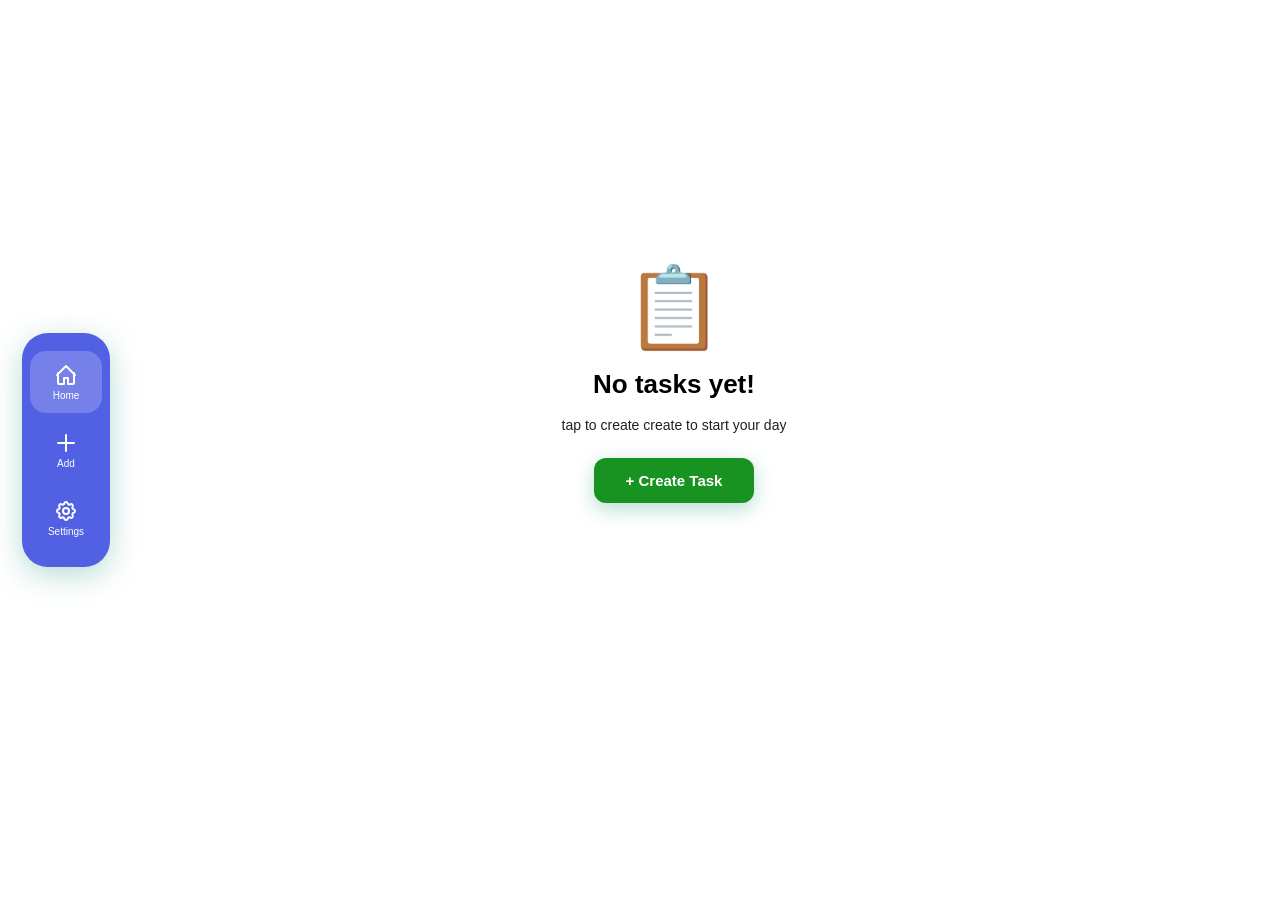
<file: index.html>
<!doctype html>
<html lang="en">
  <head>
    <meta charset="UTF-8">
    <meta name="viewport" content="width=device-width,initial-scale=1.0">
    <title>ReFocusGen | Organize Tasks, Focus Better, Stay Productive</title>
    <link rel="icon" href="WEB.png" type="image/png">
     <meta name="keywords" content="productivity app, task manager, focus timer, study planner, productivity dashboard, to-do app">
    <meta name="description" content="ReFocusGen is a modern productivity and focus management platform designed to help users organize tasks, improve focus sessions and boost daily productivity with a clean and lightweight experience.">
     <!-- Google tag (gtag.js) -->
<script async src="https://www.googletagmanager.com/gtag/js?id=G-CXLNLQGF17"></script>
<script>
  window.dataLayer = window.dataLayer || [];
  function gtag(){dataLayer.push(arguments);}
  gtag('js', new Date());

  gtag('config', 'G-CXLNLQGF17');
</script>
<meta name="author" content="Syed Aayan Islam">
    <link rel="preconnect" href="https://fonts.googleapis.com">
    <link rel="preconnect" href="https://fonts.gstatic.com" crossorigin>
    <link rel="stylesheet" href="style.css">
  </head>
  <body class="home-page">

    <nav class="navbar">
      <a href="index.html" class="navbar-link">
        <svg xmlns="http://www.w3.org/2000/svg" width="22" height="22" fill="none" viewBox="0 0 24 24" stroke="currentColor" stroke-width="2">
          <path stroke-linecap="round" stroke-linejoin="round" d="M3 12L12 3l9 9M4 10v10a1 1 0 001 1h5v-6h4v6h5a1 1 0 001-1V10" />
        </svg>
        <span>Home</span>
      </a>
      <a href="add.html" class="navbar-link">
        <svg xmlns="http://www.w3.org/2000/svg" width="22" height="22" fill="none" viewBox="0 0 24 24" stroke="currentColor" stroke-width="2">
          <path stroke-linecap="round" stroke-linejoin="round" d="M12 4v16m8-8H4" />
        </svg>
        <span>Add</span>
      </a>
      <a href="settings.html" class="navbar-link">
        <svg xmlns="http://www.w3.org/2000/svg" width="22" height="22" fill="none" viewBox="0 0 24 24" stroke="currentColor" stroke-width="2">
          <path stroke-linecap="round" stroke-linejoin="round" d="M10.325 4.317c.426-1.756 2.924-1.756 3.35 0a1.724 1.724 0 002.573 1.066c1.543-.94 3.31.826 2.37 2.37a1.724 1.724 0 001.065 2.572c1.756.426 1.756 2.924 0 3.35a1.724 1.724 0 00-1.066 2.573c.94 1.543-.826 3.31-2.37 2.37a1.724 1.724 0 00-2.572 1.065c-.426 1.756-2.924 1.756-3.35 0a1.724 1.724 0 00-2.573-1.066c-1.543.94-3.31-.826-2.37-2.37a1.724 1.724 0 00-1.065-2.572c-1.756-.426-1.756-2.924 0-3.35a1.724 1.724 0 001.066-2.573c-.94-1.543.826-3.31 2.37-2.37.996.608 2.296.07 2.572-1.065z" />
          <path stroke-linecap="round" stroke-linejoin="round" d="M15 12a3 3 0 11-6 0 3 3 0 016 0z" />
        </svg>
        <span>Settings</span>
      </a>
    </nav>

    <div id="empty-home" class="empty-state" style="display:none;">
      <div class="empty-icon">📋</div>
      <h3 class="big">No tasks yet!</h3>
      <p class="war">tap to create create to start your day</p>
      <a href="add.html">
        <button class="add-btn-empty">+ Create Task</button>
      </a>
    </div>

    <div id="mainContent" style="display:none;">
      <h2 class="home-title">Dashboard</h2>

      <div class="dash-filter-row">
        <select id="filterPriority" class="dash-filter-select" onchange="renderDashboard()">
          <option value="">All Priorities</option>
          <option value="easy">🟢 Easy</option>
          <option value="medium">🟡 Medium</option>
          <option value="hard">🔴 Hard</option>
          <option value="important">⭐ Important</option>
        </select>
        <select id="filterCategory" class="dash-filter-select" onchange="renderDashboard()">
          <option value="">All Categories</option>
          <option value="Education">🎓 Education</option>
          <option value="Personal">🏠 Personal</option>
          <option value="Work">💼 Work</option>
          <option value="other">📌 Other</option>
        </select>
      </div>

      <div class="dash-section">
        <div class="dash-section-title">Overall Progress</div>
        <div class="dash-main-row">
          <div class="dash-circle-wrap main-circle">
            <div id="overallDonut"></div>
            <div class="dash-circle-label">All Tasks</div>
            <div id="overallDetail" class="evedetail"></div>
          </div>
          <div class="dash-circle-wrap main-circle">
            <div id="todayDonut"></div>
            <div class="dash-circle-label">Today</div>
            <div id="todayDetail" class="dash-detail"></div>
          </div>
        </div>
      </div>

      <div class="dash-section">
        <div class="dash-section-title">By Priority</div>
        <div class="dash-grid" id="priorityGrid"></div>
      </div>

      <div class="dash-section">
        <div class="dash-section-title">By Category</div>
        <div class="dash-grid" id="categoryGrid"></div>
      </div>
      <div class="dash-legend">
        <span class="legend-dot" style="background:#4caf50;"></span> Completed
        <span class="legend-dot" style="background:#ef5350; margin-left:14px;"></span> Overdue
        <span class="legend-dot"></span> Pending
      </div>
    </div>

    <script src="script.js" defer></script>
  </body>
</html>
</file>
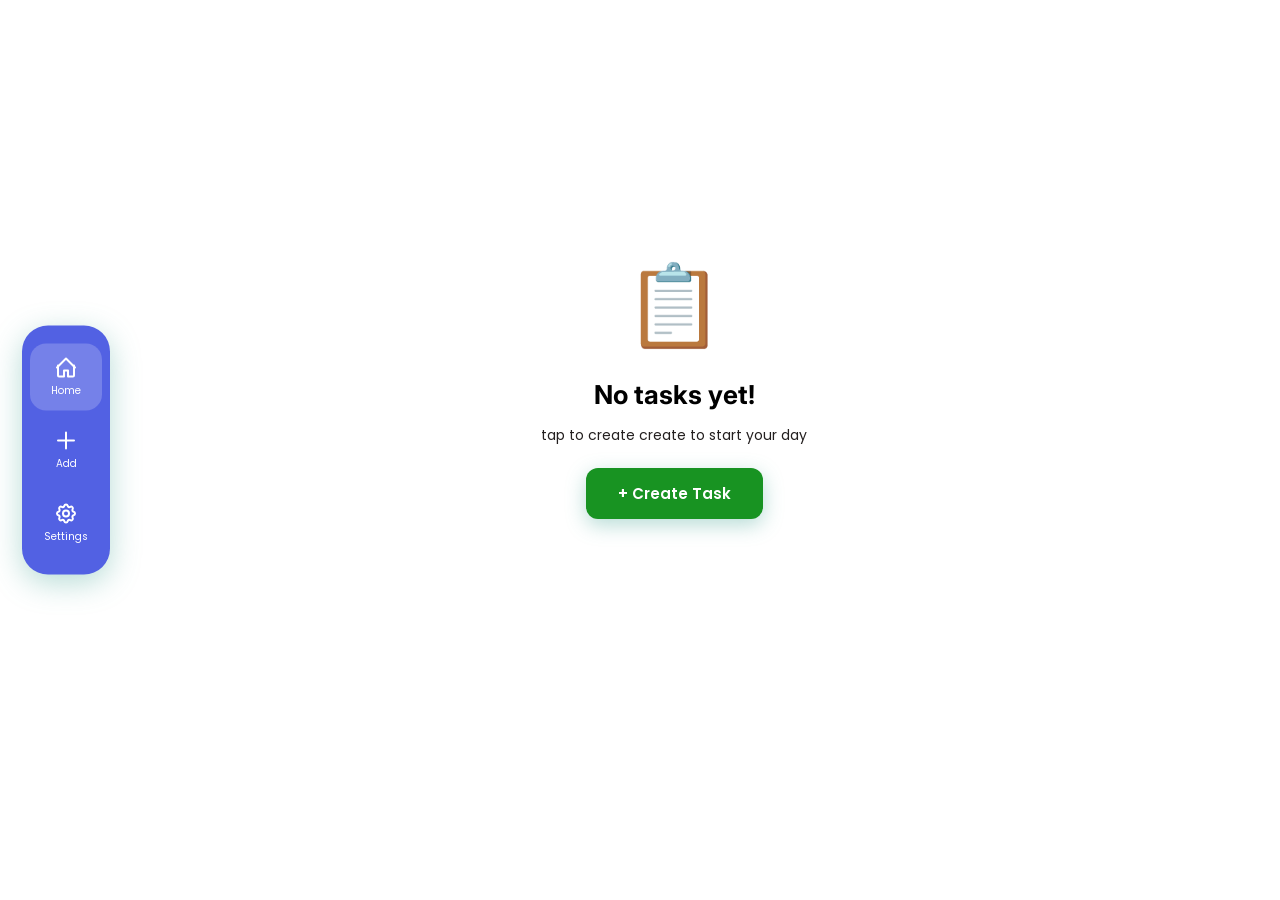
<file: Index.html>
<!doctype html>
<html lang="en">
  <head>
    <meta charset="UTF-8">
    <meta name="viewport" content="width=device-width,initial-scale=1.0">
    <!-- update -->
    <title>ReFocusGen- Organize Tasks. Stay Focused.</title>
    <link rel="preconnect" href="https://fonts.googleapis.com">
    <link rel="preconnect" href="https://fonts.gstatic.com" crossorigin>
    <link href="https://fonts.googleapis.com/css2?family=Inter:ital,opsz,wght@0,14..32,100..900;1,14..32,100..900&family=Poppins:ital,wght@0,100;0,200;0,300;0,400;0,500;0,600;0,700;0,800;0,900;1,100;1,200;1,300;1,400;1,500;1,600;1,700;1,800;1,900&display=swap" rel="stylesheet">
    <meta name="description" content="ReFocusGen is a smart productivity and focus management app that helps you organize tasks, track progress, and stay focused with powerful tools and analytics.">
    <meta name="keywords" content="productivity app, task manager, focus timer, study planner, productivity dashboard, to-do app">
     <link rel="icon" href="WEB.png" type="image/png">
 <!-- Google tag (gtag.js) -->
<script async src="https://www.googletagmanager.com/gtag/js?id=G-CXLNLQGF17"></script>
<script>
  window.dataLayer = window.dataLayer || [];
  function gtag(){dataLayer.push(arguments);}
  gtag('js', new Date());

  gtag('config', 'G-CXLNLQGF17');
</script>
<meta name="author" content="Syed Aayan Islam">

    <link rel="stylesheet" href="Style.css">
  </head>
  <body class="home-page">

    <nav class="navbar">
      <a href="Index.html" class="navbar-link">
        <svg xmlns="http://www.w3.org/2000/svg" width="22" height="22" fill="none" viewBox="0 0 24 24" stroke="currentColor" stroke-width="2">
          <path stroke-linecap="round" stroke-linejoin="round" d="M3 12L12 3l9 9M4 10v10a1 1 0 001 1h5v-6h4v6h5a1 1 0 001-1V10" />
        </svg>
        <span>Home</span>
      </a>
      <a href="Add.html" class="navbar-link">
        <svg xmlns="http://www.w3.org/2000/svg" width="22" height="22" fill="none" viewBox="0 0 24 24" stroke="currentColor" stroke-width="2">
          <path stroke-linecap="round" stroke-linejoin="round" d="M12 4v16m8-8H4" />
        </svg>
        <span>Add</span>
      </a>
      <a href="Settings.html" class="navbar-link">
        <svg xmlns="http://www.w3.org/2000/svg" width="22" height="22" fill="none" viewBox="0 0 24 24" stroke="currentColor" stroke-width="2">
          <path stroke-linecap="round" stroke-linejoin="round" d="M10.325 4.317c.426-1.756 2.924-1.756 3.35 0a1.724 1.724 0 002.573 1.066c1.543-.94 3.31.826 2.37 2.37a1.724 1.724 0 001.065 2.572c1.756.426 1.756 2.924 0 3.35a1.724 1.724 0 00-1.066 2.573c.94 1.543-.826 3.31-2.37 2.37a1.724 1.724 0 00-2.572 1.065c-.426 1.756-2.924 1.756-3.35 0a1.724 1.724 0 00-2.573-1.066c-1.543.94-3.31-.826-2.37-2.37a1.724 1.724 0 00-1.065-2.572c-1.756-.426-1.756-2.924 0-3.35a1.724 1.724 0 001.066-2.573c-.94-1.543.826-3.31 2.37-2.37.996.608 2.296.07 2.572-1.065z" />
          <path stroke-linecap="round" stroke-linejoin="round" d="M15 12a3 3 0 11-6 0 3 3 0 016 0z" />
        </svg>
        <span>Settings</span>
      </a>
    </nav>

    <div id="empty-home" class="empty-state" style="display:none;">
      <div class="empty-icon">📋</div>
      <h3 class="big">No tasks yet!</h3>
      <p class="war">tap to create create to start your day</p>
      <a href="Add.html">
        <button class="add-btn-empty">+ Create Task</button>
      </a>
    </div>

    <div id="mainContent" style="display:none;">
      <h2 class="home-title">Dashboard</h2>

      <div class="dash-filter-row">
        <select id="filterPriority" class="dash-filter-select" onchange="renderDashboard()">
          <option value="">All Priorities</option>
          <option value="easy">🟢 Easy</option>
          <option value="medium">🟡 Medium</option>
          <option value="hard">🔴 Hard</option>
          <option value="important">⭐ Important</option>
        </select>
        <select id="filterCategory" class="dash-filter-select" onchange="renderDashboard()">
          <option value="">All Categories</option>
          <option value="Education">🎓 Education</option>
          <option value="Personal">🏠 Personal</option>
          <option value="Work">💼 Work</option>
          <option value="other">📌 Other</option>
        </select>
      </div>

      <div class="dash-section">
        <div class="dash-section-title">Overall Progress</div>
        <div class="dash-main-row">
          <div class="dash-circle-wrap main-circle">
            <div id="overallDonut"></div>
            <div class="dash-circle-label">All Tasks</div>
            <div id="overallDetail" class="evedetail"></div>
          </div>
          <div class="dash-circle-wrap main-circle">
            <div id="todayDonut"></div>
            <div class="dash-circle-label">Today</div>
            <div id="todayDetail" class="dash-detail"></div>
          </div>
        </div>
      </div>

      <div class="dash-section">
        <div class="dash-section-title">By Priority</div>
        <div class="dash-grid" id="priorityGrid"></div>
      </div>

      <div class="dash-section">
        <div class="dash-section-title">By Category</div>
        <div class="dash-grid" id="categoryGrid"></div>
      </div>
      <div class="dash-legend">
        <span class="legend-dot" style="background:#4caf50;"></span> Completed
        <span class="legend-dot" style="background:#ef5350; margin-left:14px;"></span> Overdue
        <span class="legend-dot"></span> Pending
      </div>
    </div>

    <script src="Script.js" defer></script>
  </body>
</html>
</file>
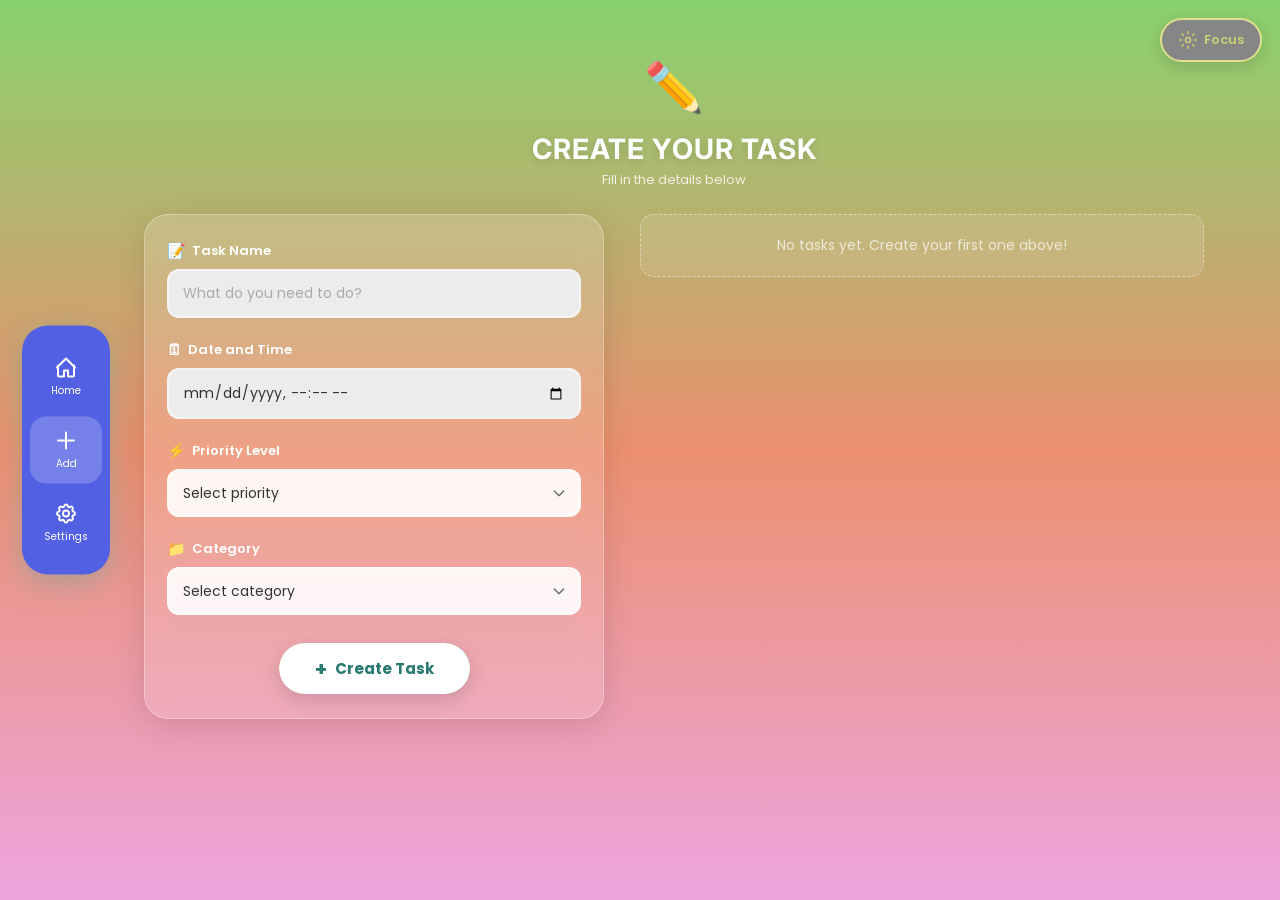
<file: add.html>
<!doctype html>
<html lang="en">
  <head>
    <meta charset="UTF-8">
    <meta name="viewport" content="width=device-width,initial-scale=1.0">
    <title>Add Task</title>
    <link rel="preconnect" href="https://fonts.googleapis.com">
    <link rel="preconnect" href="https://fonts.gstatic.com" crossorigin>
    <link href="https://fonts.googleapis.com/css2?family=Inter:ital,opsz,wght@0,14..32,100..900;1,14..32,100..900&family=Poppins:ital,wght@0,100;0,200;0,300;0,400;0,500;0,600;0,700;0,800;0,900;1,100;1,200;1,300;1,400;1,500;1,600;1,700;1,800;1,900&display=swap" rel="stylesheet">
    <link rel="stylesheet" href="style.css">
   <link rel="icon" href="WEB.png" type="image/png">
  </head>
  <body class="schedule">

    <nav class="navbar">
      <a href="index.html" class="navbar-link">
        <svg xmlns="http://www.w3.org/2000/svg" width="22" height="22" fill="none" viewBox="0 0 24 24" stroke="currentColor" stroke-width="2">
          <path stroke-linecap="round" stroke-linejoin="round" d="M3 12L12 3l9 9M4 10v10a1 1 0 001 1h5v-6h4v6h5a1 1 0 001-1V10" />
        </svg>
        <span>Home</span>
      </a>
      <a href="add.html" class="navbar-link">
        <svg xmlns="http://www.w3.org/2000/svg" width="22" height="22" fill="none" viewBox="0 0 24 24" stroke="currentColor" stroke-width="2">
          <path stroke-linecap="round" stroke-linejoin="round" d="M12 4v16m8-8H4" />
        </svg>
        <span>Add</span>
      </a>
      <a href="settings.html" class="navbar-link">
        <svg xmlns="http://www.w3.org/2000/svg" width="22" height="22" fill="none" viewBox="0 0 24 24" stroke="currentColor" stroke-width="2">
          <path stroke-linecap="round" stroke-linejoin="round" d="M10.325 4.317c.426-1.756 2.924-1.756 3.35 0a1.724 1.724 0 002.573 1.066c1.543-.94 3.31.826 2.37 2.37a1.724 1.724 0 001.065 2.572c1.756.426 1.756 2.924 0 3.35a1.724 1.724 0 00-1.066 2.573c.94 1.543-.826 3.31-2.37 2.37a1.724 1.724 0 00-2.572 1.065c-.426 1.756-2.924 1.756-3.35 0a1.724 1.724 0 00-2.573-1.066c-1.543.94-3.31-.826-2.37-2.37a1.724 1.724 0 00-1.065-2.572c-1.756-.426-1.756-2.924 0-3.35a1.724 1.724 0 001.066-2.573c-.94-1.543.826-3.31 2.37-2.37.996.608 2.296.07 2.572-1.065z" />
          <path stroke-linecap="round" stroke-linejoin="round" d="M15 12a3 3 0 11-6 0 3 3 0 016 0z" />
        </svg>
        <span>Settings</span>
      </a>
    </nav>

    <button class="focus-mode-btn" onclick="openFocusSetup()" title="Focus Mode">
      <svg xmlns="http://www.w3.org/2000/svg" width="20" height="20" fill="none" viewBox="0 0 24 24" stroke="currentColor" stroke-width="2">
        <circle cx="12" cy="12" r="3"/>
        <path stroke-linecap="round" stroke-linejoin="round" d="M12 2v2m0 16v2M2 12h2m16 0h2M4.93 4.93l1.41 1.41m11.32 11.32l1.41 1.41M4.93 19.07l1.41-1.41m11.32-11.32l1.41-1.41"/>
      </svg>
      Focus
    </button>

    <div class="add-page-wrapper">
      <div class="add-header">
        <div class="add-header-icon">✏️</div>
        <h2 class="add-title">Create Your Task</h2>
        <p class="add-subtitle">Fill in the details below</p>
      </div>

      <div class="input-group">
        <div class="form">
          <label for="taskwork">
            <span class="label-icon">📝</span> Task Name
          </label>
          <input type="text" id="taskwork" placeholder="What do you need to do?" autocomplete="off">
        </div>

        <div class="form">
          <label for="time">
            <span class="label-icon">🗓</span> Date and Time
          </label>
          <input type="datetime-local" id="time">
        </div>

        <div class="form">
          <label for="tasklevel">
            <span class="label-icon">⚡</span> Priority Level
          </label>
          <select id="tasklevel" class="tasklevel">
            <option value="">Select priority</option>
            <option value="easy">🟢 Easy</option>
            <option value="medium">🟡 Medium</option>
            <option value="hard">🔴 Hard</option>
            <option value="important">⭐ Important</option>
          </select>
        </div>

        <div class="form">
          <label for="worktype">
            <span class="label-icon">📁</span> Category
          </label>
          <select id="worktype" class="worktype">
            <option value="">Select category</option>
            <option value="Education">🎓 School / Education</option>
            <option value="Personal">🏠 Personal / Home</option>
            <option value="Work">💼 Office / Work</option>
            <option value="other">📌 Other</option>
          </select>
        </div>

        <div class="create-btn">
          <button id="add-btn" class="add-task-btn">
            <span class="btn-icon">+</span>
            <span id="btn-text">Create Task</span>
          </button>
        </div>
      </div>

      <div id="taskpreview" class="taskpreview"></div>
    </div>
    <div id="focusSetupOverlay" class="focus-overlay" style="display:none;">
      <div class="focus-setup-card">
        <button class="focus-close-btn" onclick="closeFocusSetup()">✕</button>
        <div class="focus-setup-icon">🎯</div>
        <h3 class="focus-setup-title">Focus Mode</h3>
        <p class="focus-setup-sub">Pick a task and set your timer</p>

        <div class="focus-form">
          <label class="focus-label">Select Task</label>
          <select id="focusTaskSelect" class="focus-select"></select>

          <label class="focus-label">Duration (minutes)</label>
          <div class="focus-presets">
            <button class="focus-preset" onclick="setFocusDuration(15,this)">15m</button>
            <button class="focus-preset active" onclick="setFocusDuration(25,this)">25m</button>
            <button class="focus-preset" onclick="setFocusDuration(45,this)">45m</button>
            <button class="focus-preset" onclick="setFocusDuration(60,this)">60m</button>
          </div>
          <input type="number" id="focusDuration" class="focus-input" value="25" min="1" max="180" placeholder="Custom minutes">

          <label class="focus-sound-label">
            <input type="checkbox" id="focusSound" checked>
            <span>🎵 Peaceful ambient sound</span>
          </label>

          <button class="focus-start-btn" onclick="startFocusMode()">
            ▶ Start Focus Session
          </button>
        </div>
      </div>
    </div>

    <div id="focusScreen" class="focus-screen" style="display:none;">
      <div class="focus-screen-inner">
        <button class="focus-stop-btn" onclick="stopFocusMode()">✕ Stop</button>

        <div class="focus-screen-emoji">🎯</div>
        <div class="focus-screen-title" id="focusTaskName">Task Name</div>
        <div class="focus-screen-meta" id="focusTaskMeta"></div>

        <div class="focus-ring-wrap">
          <svg width="200" height="200" viewBox="0 0 200 200">
            <circle cx="100" cy="100" r="84" fill="none"
              stroke="rgba(255,255,255,0.12)" stroke-width="16"/>
            <circle id="focusRing" cx="100" cy="100" r="84" fill="none"
              stroke="#4caf50" stroke-width="16"
              stroke-dasharray="0 527.79"
              transform="rotate(-90 100 100)"
              style="transition: stroke-dasharray 0.8s linear;"/>
            <text id="focusTimeDisplay" x="100" y="93" text-anchor="middle"
              font-family="Inter,sans-serif" font-weight="700"
              font-size="34" fill="white">00:00</text>
            <text x="100" y="116" text-anchor="middle"
              font-family="Poppins,sans-serif" font-size="13"
              fill="rgba(255,255,255,0.55)">remaining</text>
          </svg>
        </div>

        <div id="focusPercentText" class="focus-percent-text"></div>

        <div class="focus-bar-outer">
          <div id="focusBarInner" class="focus-bar-inner"></div>
        </div>

        <div class="focus-bar-labels">
          <span id="focusDoneLabel" style="color:#4caf50;"></span>
          <span id="focusLeftLabel" style="color:#ff9800;"></span>
        </div>
      </div>
    </div>

    <script src="script.js" defer></script>
  </body>
</html>
</file>
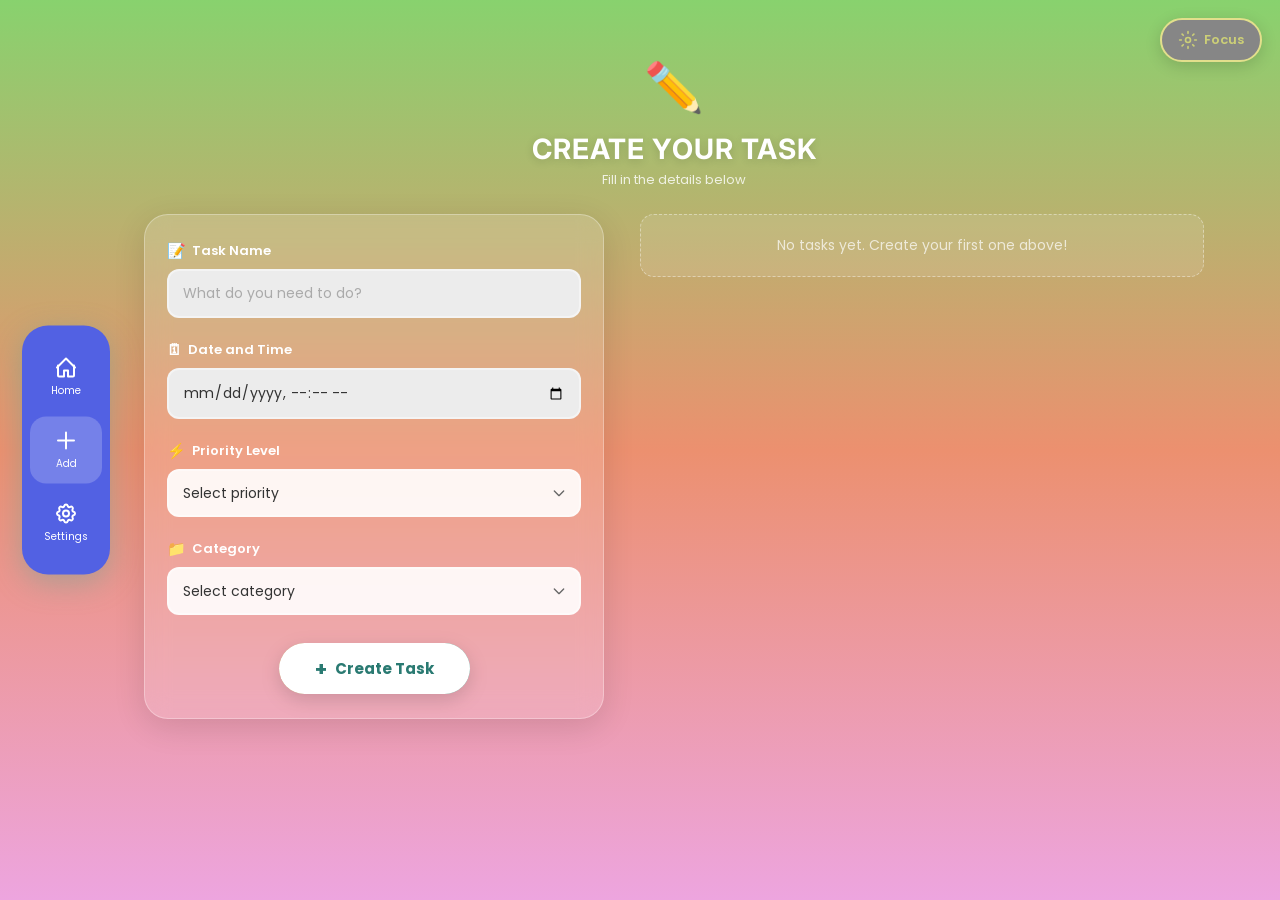
<file: Add.html>
<!doctype html>
<html lang="en">
  <head>
    <meta charset="UTF-8">
    <meta name="viewport" content="width=device-width,initial-scale=1.0">
    <title>Add Task</title>
    <link rel="preconnect" href="https://fonts.googleapis.com">
    <link rel="preconnect" href="https://fonts.gstatic.com" crossorigin>
    <link href="https://fonts.googleapis.com/css2?family=Inter:ital,opsz,wght@0,14..32,100..900;1,14..32,100..900&family=Poppins:ital,wght@0,100;0,200;0,300;0,400;0,500;0,600;0,700;0,800;0,900;1,100;1,200;1,300;1,400;1,500;1,600;1,700;1,800;1,900&display=swap" rel="stylesheet">
    <link rel="stylesheet" href="Style.css">
     <link rel="icon" href="WEB.png" type="image/png">
  </head>
  <body class="schedule">

    <nav class="navbar">
      <a href="Index.html" class="navbar-link">
        <svg xmlns="http://www.w3.org/2000/svg" width="22" height="22" fill="none" viewBox="0 0 24 24" stroke="currentColor" stroke-width="2">
          <path stroke-linecap="round" stroke-linejoin="round" d="M3 12L12 3l9 9M4 10v10a1 1 0 001 1h5v-6h4v6h5a1 1 0 001-1V10" />
        </svg>
        <span>Home</span>
      </a>
      <a href="Add.html" class="navbar-link">
        <svg xmlns="http://www.w3.org/2000/svg" width="22" height="22" fill="none" viewBox="0 0 24 24" stroke="currentColor" stroke-width="2">
          <path stroke-linecap="round" stroke-linejoin="round" d="M12 4v16m8-8H4" />
        </svg>
        <span>Add</span>
      </a>
      <a href="Settings.html" class="navbar-link">
        <svg xmlns="http://www.w3.org/2000/svg" width="22" height="22" fill="none" viewBox="0 0 24 24" stroke="currentColor" stroke-width="2">
          <path stroke-linecap="round" stroke-linejoin="round" d="M10.325 4.317c.426-1.756 2.924-1.756 3.35 0a1.724 1.724 0 002.573 1.066c1.543-.94 3.31.826 2.37 2.37a1.724 1.724 0 001.065 2.572c1.756.426 1.756 2.924 0 3.35a1.724 1.724 0 00-1.066 2.573c.94 1.543-.826 3.31-2.37 2.37a1.724 1.724 0 00-2.572 1.065c-.426 1.756-2.924 1.756-3.35 0a1.724 1.724 0 00-2.573-1.066c-1.543.94-3.31-.826-2.37-2.37a1.724 1.724 0 00-1.065-2.572c-1.756-.426-1.756-2.924 0-3.35a1.724 1.724 0 001.066-2.573c-.94-1.543.826-3.31 2.37-2.37.996.608 2.296.07 2.572-1.065z" />
          <path stroke-linecap="round" stroke-linejoin="round" d="M15 12a3 3 0 11-6 0 3 3 0 016 0z" />
        </svg>
        <span>Settings</span>
      </a>
    </nav>

    <button class="focus-mode-btn" onclick="openFocusSetup()" title="Focus Mode">
      <svg xmlns="http://www.w3.org/2000/svg" width="20" height="20" fill="none" viewBox="0 0 24 24" stroke="currentColor" stroke-width="2">
        <circle cx="12" cy="12" r="3"/>
        <path stroke-linecap="round" stroke-linejoin="round" d="M12 2v2m0 16v2M2 12h2m16 0h2M4.93 4.93l1.41 1.41m11.32 11.32l1.41 1.41M4.93 19.07l1.41-1.41m11.32-11.32l1.41-1.41"/>
      </svg>
      Focus
    </button>

    <div class="add-page-wrapper">
      <div class="add-header">
        <div class="add-header-icon">✏️</div>
        <h2 class="add-title">Create Your Task</h2>
        <p class="add-subtitle">Fill in the details below</p>
      </div>

      <div class="input-group">
        <div class="form">
          <label for="taskwork">
            <span class="label-icon">📝</span> Task Name
          </label>
          <input type="text" id="taskwork" placeholder="What do you need to do?" autocomplete="off">
        </div>

        <div class="form">
          <label for="time">
            <span class="label-icon">🗓</span> Date and Time
          </label>
          <input type="datetime-local" id="time">
        </div>

        <div class="form">
          <label for="tasklevel">
            <span class="label-icon">⚡</span> Priority Level
          </label>
          <select id="tasklevel" class="tasklevel">
            <option value="">Select priority</option>
            <option value="easy">🟢 Easy</option>
            <option value="medium">🟡 Medium</option>
            <option value="hard">🔴 Hard</option>
            <option value="important">⭐ Important</option>
          </select>
        </div>

        <div class="form">
          <label for="worktype">
            <span class="label-icon">📁</span> Category
          </label>
          <select id="worktype" class="worktype">
            <option value="">Select category</option>
            <option value="Education">🎓 School / Education</option>
            <option value="Personal">🏠 Personal / Home</option>
            <option value="Work">💼 Office / Work</option>
            <option value="other">📌 Other</option>
          </select>
        </div>

        <div class="create-btn">
          <button id="add-btn" class="add-task-btn">
            <span class="btn-icon">+</span>
            <span id="btn-text">Create Task</span>
          </button>
        </div>
      </div>

      <div id="taskpreview" class="taskpreview"></div>
    </div>
    <div id="focusSetupOverlay" class="focus-overlay" style="display:none;">
      <div class="focus-setup-card">
        <button class="focus-close-btn" onclick="closeFocusSetup()">✕</button>
        <div class="focus-setup-icon">🎯</div>
        <h3 class="focus-setup-title">Focus Mode</h3>
        <p class="focus-setup-sub">Pick a task and set your timer</p>

        <div class="focus-form">
          <label class="focus-label">Select Task</label>
          <select id="focusTaskSelect" class="focus-select"></select>

          <label class="focus-label">Duration (minutes)</label>
          <div class="focus-presets">
            <button class="focus-preset" onclick="setFocusDuration(15,this)">15m</button>
            <button class="focus-preset active" onclick="setFocusDuration(25,this)">25m</button>
            <button class="focus-preset" onclick="setFocusDuration(45,this)">45m</button>
            <button class="focus-preset" onclick="setFocusDuration(60,this)">60m</button>
          </div>
          <input type="number" id="focusDuration" class="focus-input" value="25" min="1" max="180" placeholder="Custom minutes">

          <label class="focus-sound-label">
            <input type="checkbox" id="focusSound" checked>
            <span>🎵 Peaceful ambient sound</span>
          </label>

          <button class="focus-start-btn" onclick="startFocusMode()">
            ▶ Start Focus Session
          </button>
        </div>
      </div>
    </div>

    <div id="focusScreen" class="focus-screen" style="display:none;">
      <div class="focus-screen-inner">
        <button class="focus-stop-btn" onclick="stopFocusMode()">✕ Stop</button>

        <div class="focus-screen-emoji">🎯</div>
        <div class="focus-screen-title" id="focusTaskName">Task Name</div>
        <div class="focus-screen-meta" id="focusTaskMeta"></div>

        <div class="focus-ring-wrap">
          <svg width="200" height="200" viewBox="0 0 200 200">
            <circle cx="100" cy="100" r="84" fill="none"
              stroke="rgba(255,255,255,0.12)" stroke-width="16"/>
            <circle id="focusRing" cx="100" cy="100" r="84" fill="none"
              stroke="#4caf50" stroke-width="16"
              stroke-dasharray="0 527.79"
              transform="rotate(-90 100 100)"
              style="transition: stroke-dasharray 0.8s linear;"/>
            <text id="focusTimeDisplay" x="100" y="93" text-anchor="middle"
              font-family="Inter,sans-serif" font-weight="700"
              font-size="34" fill="white">00:00</text>
            <text x="100" y="116" text-anchor="middle"
              font-family="Poppins,sans-serif" font-size="13"
              fill="rgba(255,255,255,0.55)">remaining</text>
          </svg>
        </div>

        <div id="focusPercentText" class="focus-percent-text"></div>

        <div class="focus-bar-outer">
          <div id="focusBarInner" class="focus-bar-inner"></div>
        </div>

        <div class="focus-bar-labels">
          <span id="focusDoneLabel" style="color:#4caf50;"></span>
          <span id="focusLeftLabel" style="color:#ff9800;"></span>
        </div>
      </div>
    </div>

    <script src="Script.js" defer></script>
  </body>
</html>
</file>
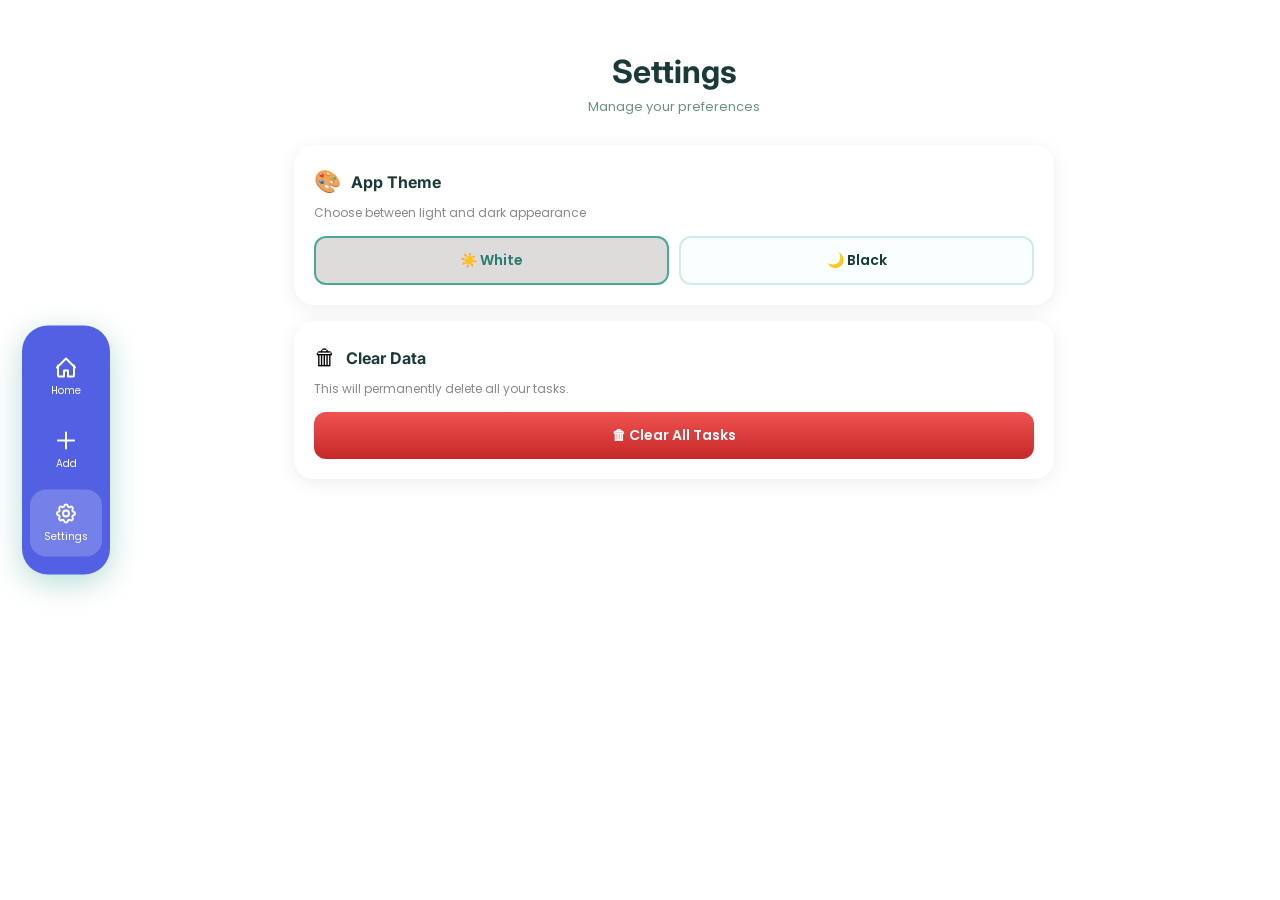
<file: Settings.html>
<!doctype html>
<html lang="en">
  <head>
    <meta charset="UTF-8">
    <meta name="viewport" content="width=device-width,initial-scale=1.0">
    <title>Settings</title>
    <link rel="preconnect" href="https://fonts.googleapis.com">
    <link rel="preconnect" href="https://fonts.gstatic.com" crossorigin>
    <link href="https://fonts.googleapis.com/css2?family=Inter:ital,opsz,wght@0,14..32,100..900;1,14..32,100..900&family=Poppins:ital,wght@0,100;0,200;0,300;0,400;0,500;0,600;0,700;0,800;0,900;1,100;1,200;1,300;1,400;1,500;1,600;1,700;1,800;1,900&display=swap" rel="stylesheet">
    <link rel="stylesheet" href="Style.css">
    <link rel="icon" href="WEB.png" type="image/png">
  </head>
  <body class="settings-page">

    <nav class="navbar">
      <a href="Index.html" class="navbar-link">
        <svg xmlns="http://www.w3.org/2000/svg" width="22" height="22" fill="none" viewBox="0 0 24 24" stroke="currentColor" stroke-width="2">
          <path stroke-linecap="round" stroke-linejoin="round" d="M3 12L12 3l9 9M4 10v10a1 1 0 001 1h5v-6h4v6h5a1 1 0 001-1V10" />
        </svg>
        <span>Home</span>
      </a>
      <a href="Add.html" class="navbar-link">
        <svg xmlns="http://www.w3.org/2000/svg" width="22" height="22" fill="none" viewBox="0 0 24 24" stroke="currentColor" stroke-width="2">
          <path stroke-linecap="round" stroke-linejoin="round" d="M12 4v16m8-8H4" />
        </svg>
        <span>Add</span>
      </a>
      <a href="Settings.html" class="navbar-link active">
        <svg xmlns="http://www.w3.org/2000/svg" width="22" height="22" fill="none" viewBox="0 0 24 24" stroke="currentColor" stroke-width="2">
          <path stroke-linecap="round" stroke-linejoin="round" d="M10.325 4.317c.426-1.756 2.924-1.756 3.35 0a1.724 1.724 0 002.573 1.066c1.543-.94 3.31.826 2.37 2.37a1.724 1.724 0 001.065 2.572c1.756.426 1.756 2.924 0 3.35a1.724 1.724 0 00-1.066 2.573c.94 1.543-.826 3.31-2.37 2.37a1.724 1.724 0 00-2.572 1.065c-.426 1.756-2.924 1.756-3.35 0a1.724 1.724 0 00-2.573-1.066c-1.543.94-3.31-.826-2.37-2.37a1.724 1.724 0 00-1.065-2.572c-1.756-.426-1.756-2.924 0-3.35a1.724 1.724 0 001.066-2.573c-.94-1.543.826-3.31 2.37-2.37.996.608 2.296.07 2.572-1.065z" />
          <path stroke-linecap="round" stroke-linejoin="round" d="M15 12a3 3 0 11-6 0 3 3 0 016 0z" />
        </svg>
        <span>Settings</span>
      </a>
    </nav>

    <div class="settings-content">
      <h2 class="settings-title">Settings</h2>
      <p class="settings-sub">Manage your preferences</p>

      <div class="settings-card">
        <div class="settings-card-header">
          <span class="settings-card-icon">🎨</span>
          <span class="settings-card-label">App Theme</span>
        </div>
        <p class="settings-card-desc">Choose between light and dark appearance</p>
        <div class="theme-toggle-row">
          <button id="themeLight" class="theme-btn theme-btn-light active" onclick="setTheme('light')">
            ☀️ White
          </button>
          <button id="themeDark" class="theme-btn theme-btn-dark" onclick="setTheme('dark')">
            🌙 Black
          </button>
        </div>
      </div>

      <div class="settings-card">
        <div class="settings-card-header">
          <span class="settings-card-icon">🗑</span>
          <span class="settings-card-label">Clear Data</span>
        </div>
        <p class="settings-card-desc">This will permanently delete all your tasks.</p>
        <button class="clear-btn" onclick="clearAllTasks()">
          🗑 Clear All Tasks
        </button>
      </div>
    </div>

    <script src="Script.js" defer></script>
    <script>
      function clearAllTasks() {
        if (confirm("Are you sure you want to delete all tasks? This cannot be undone.")) {
          localStorage.removeItem("tasks");
          showToast("All tasks cleared!", "success");
        }
      }

      function updateThemeButtons() {
        const theme = localStorage.getItem("theme") || "light";
        document.getElementById("themeLight").classList.toggle("active", theme === "light");
        document.getElementById("themeDark").classList.toggle("active", theme === "dark");
      }

      document.addEventListener("DOMContentLoaded", updateThemeButtons);
    </script>
  </body>
</html>
</file>
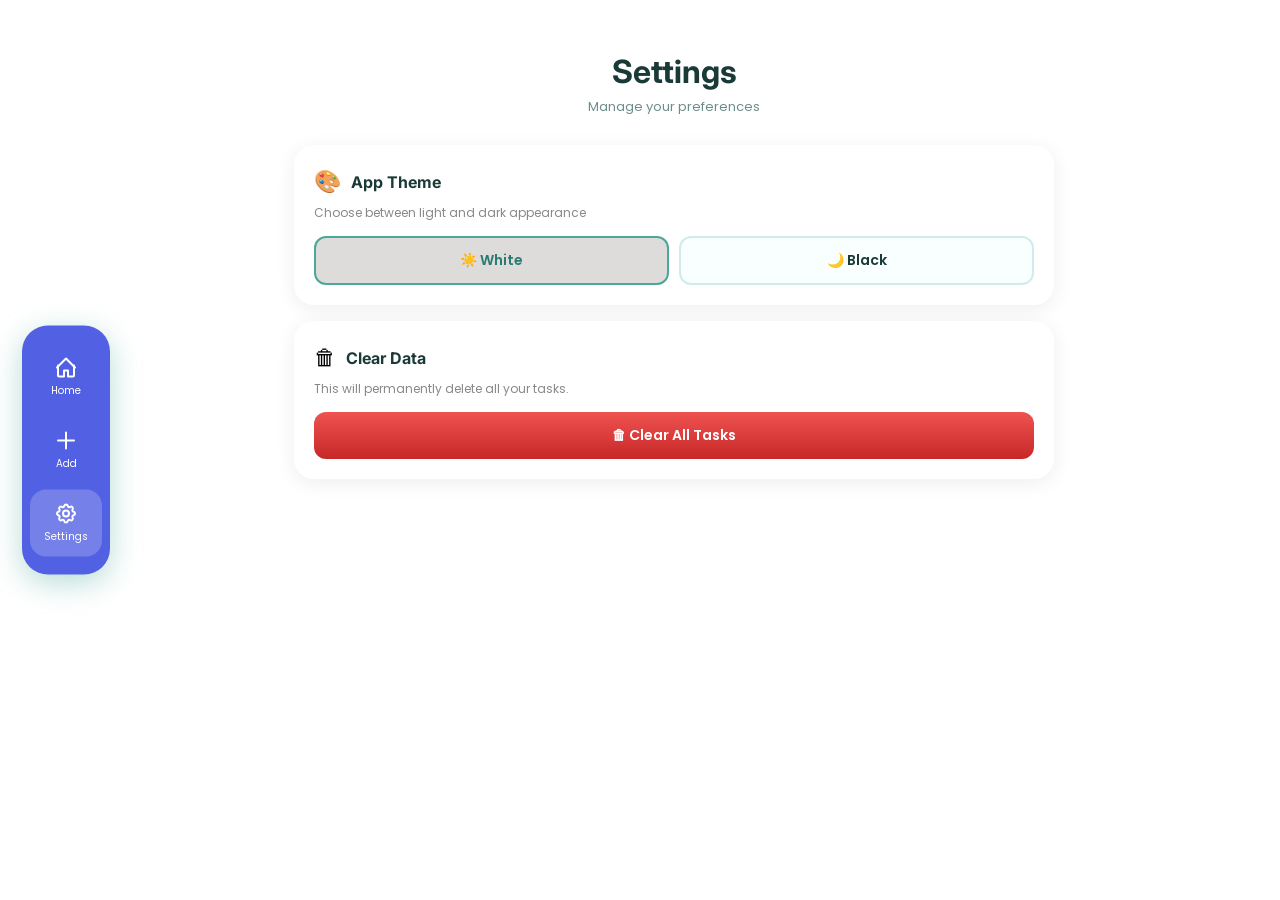
<file: settings.html>
<!doctype html>
<html lang="en">
  <head>
    <meta charset="UTF-8">
    <meta name="viewport" content="width=device-width,initial-scale=1.0">
    <title>Settings</title>
    <link rel="preconnect" href="https://fonts.googleapis.com">
    <link rel="preconnect" href="https://fonts.gstatic.com" crossorigin>
    <link href="https://fonts.googleapis.com/css2?family=Inter:ital,opsz,wght@0,14..32,100..900;1,14..32,100..900&family=Poppins:ital,wght@0,100;0,200;0,300;0,400;0,500;0,600;0,700;0,800;0,900;1,100;1,200;1,300;1,400;1,500;1,600;1,700;1,800;1,900&display=swap" rel="stylesheet">
    <link rel="stylesheet" href="style.css">
     <link rel="icon" href="WEB.png" type="image/png"> 
  </head>
  <body class="settings-page">

    <nav class="navbar">
      <a href="index.html" class="navbar-link">
        <svg xmlns="http://www.w3.org/2000/svg" width="22" height="22" fill="none" viewBox="0 0 24 24" stroke="currentColor" stroke-width="2">
          <path stroke-linecap="round" stroke-linejoin="round" d="M3 12L12 3l9 9M4 10v10a1 1 0 001 1h5v-6h4v6h5a1 1 0 001-1V10" />
        </svg>
        <span>Home</span>
      </a>
      <a href="add.html" class="navbar-link">
        <svg xmlns="http://www.w3.org/2000/svg" width="22" height="22" fill="none" viewBox="0 0 24 24" stroke="currentColor" stroke-width="2">
          <path stroke-linecap="round" stroke-linejoin="round" d="M12 4v16m8-8H4" />
        </svg>
        <span>Add</span>
      </a>
      <a href="settings.html" class="navbar-link active">
        <svg xmlns="http://www.w3.org/2000/svg" width="22" height="22" fill="none" viewBox="0 0 24 24" stroke="currentColor" stroke-width="2">
          <path stroke-linecap="round" stroke-linejoin="round" d="M10.325 4.317c.426-1.756 2.924-1.756 3.35 0a1.724 1.724 0 002.573 1.066c1.543-.94 3.31.826 2.37 2.37a1.724 1.724 0 001.065 2.572c1.756.426 1.756 2.924 0 3.35a1.724 1.724 0 00-1.066 2.573c.94 1.543-.826 3.31-2.37 2.37a1.724 1.724 0 00-2.572 1.065c-.426 1.756-2.924 1.756-3.35 0a1.724 1.724 0 00-2.573-1.066c-1.543.94-3.31-.826-2.37-2.37a1.724 1.724 0 00-1.065-2.572c-1.756-.426-1.756-2.924 0-3.35a1.724 1.724 0 001.066-2.573c-.94-1.543.826-3.31 2.37-2.37.996.608 2.296.07 2.572-1.065z" />
          <path stroke-linecap="round" stroke-linejoin="round" d="M15 12a3 3 0 11-6 0 3 3 0 016 0z" />
        </svg>
        <span>Settings</span>
      </a>
    </nav>

    <div class="settings-content">
      <h2 class="settings-title">Settings</h2>
      <p class="settings-sub">Manage your preferences</p>

      <div class="settings-card">
        <div class="settings-card-header">
          <span class="settings-card-icon">🎨</span>
          <span class="settings-card-label">App Theme</span>
        </div>
        <p class="settings-card-desc">Choose between light and dark appearance</p>
        <div class="theme-toggle-row">
          <button id="themeLight" class="theme-btn theme-btn-light active" onclick="setTheme('light')">
            ☀️ White
          </button>
          <button id="themeDark" class="theme-btn theme-btn-dark" onclick="setTheme('dark')">
            🌙 Black
          </button>
        </div>
      </div>

      <div class="settings-card">
        <div class="settings-card-header">
          <span class="settings-card-icon">🗑</span>
          <span class="settings-card-label">Clear Data</span>
        </div>
        <p class="settings-card-desc">This will permanently delete all your tasks.</p>
        <button class="clear-btn" onclick="clearAllTasks()">
          🗑 Clear All Tasks
        </button>
      </div>
    </div>

    <script src="script.js" defer></script>
    <script>
      function clearAllTasks() {
        if (confirm("Are you sure you want to delete all tasks? This cannot be undone.")) {
          localStorage.removeItem("tasks");
          showToast("All tasks cleared!", "success");
        }
      }

      function updateThemeButtons() {
        const theme = localStorage.getItem("theme") || "light";
        document.getElementById("themeLight").classList.toggle("active", theme === "light");
        document.getElementById("themeDark").classList.toggle("active", theme === "dark");
      }

      document.addEventListener("DOMContentLoaded", updateThemeButtons);
    </script>
  </body>
</html>
</file>
<file: style.css>
* {
  box-sizing: border-box;
  margin: 0;
  padding: 0;
}

body {
  font-size: 14px;
  font-family: 'Poppins', sans-serif;
}
.navbar {
  display: flex;
  align-items: center;
  flex-direction: row;
  justify-content: space-around;
  position: fixed;
  bottom: 20px;
  right: 20px;
  left: 20px;
  height: 64px;
  background-color:#5261e3 ;
  border-radius: 22px;
  box-shadow: 0 8px 30px rgba(75, 168, 153, 0.4);
  padding: 0 10px;
  z-index: 100;
}

.navbar-link {
  display: flex;
  flex-direction: column;
  align-items: center;
  text-decoration: none;
  color: white;
  font-size: 11px;
  font-family: 'Poppins', sans-serif;
  gap: 3px;
  padding: 8px 16px;
  border-radius: 14px;
  transition: all 0.2s ease;
}

.navbar-link:hover,
.navbar-link.active {
  color:white;
  background: rgba(255, 255, 255, 0.2);
}

.navbar-link svg {
  width: 22px;
  height: 22px;
}

.home-page {
  background-color: white;
  min-height: 100vh;
  padding: 30px 20px 100px;
}

.home-title {
  font-family: 'Inter', sans-serif;
  font-size: 26px;
  font-weight: 700;
  color: black;
  margin-bottom: 16px;
  text-align: center;
}
.empty-state {
  display: flex;
  flex-direction: column;
  align-items: center;
  justify-content: center;
  text-align: center;
  padding: 60px 30px 120px;
  min-height: 80vh;
  gap: 14px;
}

.empty-icon {
  font-size: 80px;
  animation: float 3s ease-in-out infinite;
}

@keyframes float {
  0%, 100% { transform: translateY(0); }
  50% { transform: translateY(-10px); }
}
.empty-img {
  object-fit: contain;
  width: 100%;
  max-width: 280px;
  height: 200px;
}
.big {
  font-family: 'Inter', sans-serif;
  font-size: 24px;
  font-weight: 700;
  color:black ;
}

.war {
  font-family: 'Poppins', sans-serif;
  font-size: 14px;
  color: #231f1f;
  max-width: 280px;
  line-height: 1.6;
}

.add-btn-empty {
  background-color: #189322;
  color: white;
  border: none;
  border-radius: 12px;
  font-family: 'Poppins', sans-serif;
  font-size: 15px;
  font-weight: 600;
  padding: 14px 32px;
  cursor: pointer;
  margin-top: 8px;
  box-shadow: 0 6px 20px rgba(75, 168, 153, 0.4);
  transition: all 0.2s ease;
}

.add-btn-empty:hover {
  transform: scale(1.10);
  box-shadow: 0 10px 30px rgba(75, 168, 153, 0.5);
}
.dash-filter-row {
  display: flex;
  gap: 8px;
  margin-bottom: 16px;
}
.dash-filter-select {
  flex: 1;
  padding: 10px 12px;
  border-radius: 12px;
  border: 2px solid #d0ecea;
  background: #ffffff;
  font-family: 'Poppins', sans-serif;
  font-size: 13px;
  color: #1a3a38;
  outline: none;
  cursor: pointer;
  appearance: none;
  -webkit-appearance: none;
  background-image: url("data:image/svg+xml,%3Csvg xmlns='http://www.w3.org/2000/svg' width='14' height='14' fill='none' viewBox='0 0 24 24' stroke='%234ba899'%3E%3Cpath stroke-linecap='round' stroke-linejoin='round' stroke-width='2' d='M19 9l-7 7-7-7'/%3E%3C/svg%3E");
  background-repeat: no-repeat;
  background-position: right 10px center;
  padding-right: 30px;
  transition: border-color 0.2s;
}
.dash-filter-select:focus {
  border-color: #4ba899;
}
.dash-section {
  background: #ffffff;
  border-radius: 20px;
  padding: 18px 16px 20px;
  margin-bottom: 16px;
  box-shadow: 0 4px 20px rgba(0,0,0,0.06);
}

.dash-section-title {
  font-family: 'Inter', sans-serif;
  font-size: 13px;
  font-weight: 700;
  color: black;
  text-transform: uppercase;
  letter-spacing: 1px;
  margin-bottom: 16px;
}

.dash-main-row {
  display: flex;
  justify-content: space-around;
  align-items: flex-start;
  gap: 10px;
}
.dash-grid {
  display: grid;
  grid-template-columns: 1fr 1fr;
  gap: 14px;
}
.dash-grid.dash-grid-single {
  grid-template-columns: 1fr;
  max-width: 160px;
  margin: 0 auto;
}
.dash-circle-wrap {
  display: flex;
  flex-direction: column;
  align-items: center;
  gap: 6px;
}
.dash-circle-wrap svg {
  display: block;
}
.dash-circle-label {
  font-family: 'Poppins', sans-serif;
  font-size: 13px;
  font-weight: 600;
  color: #1a3a38;
  text-align: center;
}
.evedetail {
  display: flex;
  flex-direction: column;
  align-items: center;
  gap: 2px;
}
.detail-done {
  font-family: 'Poppins', sans-serif;
  font-size: 11px;
  font-weight: 600;
  color: #4caf50;
}
.detail-overdue {
  font-family: 'Poppins', sans-serif;
  font-size: 11px;
  font-weight: 600;
  color:#b01717 ;
}
.detail-left {
  font-family: 'Poppins', sans-serif;
  font-size: 11px;
  font-weight: 600;
  color: #ff9800;
}

.detail-none {
  font-family: 'Poppins', sans-serif;
  font-size: 11px;
  color: #bbb;
}

.dash-legend {
  display: flex;
  align-items: center;
  justify-content: center;
  font-family: 'Poppins', sans-serif;
  font-size: 12px;
  color: #6b8e8b;
  gap: 6px;
  margin-top: 4px;
  margin-bottom: 8px;
}

.legend-dot {
  display: inline-block;
  width: 10px;
  height: 10px;
  border-radius: 50%;
  background:#ff9800; 
  margin-left:14px;
}
.task-container {
  display: flex;
  flex-direction: column;
  gap: 14px;
  border: 2px soild black;
}
.card-task {
  background: #ffffff;
  border-radius: 18px;
  padding: 18px 20px;
  display: flex;
  flex-direction: column;
  gap: 10px;
  box-shadow: 0 4px 20px rgba(0, 0, 0, 0.07);
  border-left: 5px solid #4ba899;
  transition: box-shadow 0.2s ease;
}

.card-task:hover {
  box-shadow: 0 8px 30px rgba(0, 0, 0, 0.13);
}

.taskh {
  font-family: 'Inter', sans-serif;
  font-size: 16px;
  font-weight: 700;
  color: #1a3a38;
  text-transform: uppercase;
  letter-spacing: 0.5px;
  border-bottom: 2px solid #064b29;
  padding-bottom: 8px;
  text-align: center;
}

.details-html {
  display: flex;
  flex-direction: column;
  gap: 4px;
}

.taskother,
.category-tag {
  font-family: 'Poppins', sans-serif;
  font-size: 13px;
  color: #5a7a78;
}

.task-fade {
  opacity: 0.6;
  filter: grayscale(30%);
  border-left-color: #4caf50;
}

.tick-mark {
  color: #4caf50;
  margin-right: 6px;
  font-size: 1rem;
  font-weight: bold;
}
.done {
  background: linear-gradient(to right, #4caf50, #056b0e);
  color: white;
  border: none;
  padding: 7px 14px;
  border-radius: 8px;
  cursor: pointer;
  font-family: 'Poppins', sans-serif;
  font-size: 13px;
  transition: all 0.2s ease;
}

.done:hover { transform: scale(1.05); box-shadow: 0 4px 15px rgba(76,175,80,0.4); }

.edit {
  background: linear-gradient(to left, #2935f8, #0d1c74);
  color: white;
  border: none;
  padding: 7px 14px;
  border-radius: 8px;
  cursor: pointer;
  font-family: 'Poppins', sans-serif;
  font-size: 13px;
  transition: all 0.2s ease;
}

.edit:hover { transform: scale(1.05); box-shadow: 0 4px 15px rgba(41,53,248,0.4); }

.delete {
  background: linear-gradient(to top, #ef5350, #c62828);
  color: white;
  border: none;
  padding: 7px 14px;
  border-radius: 8px;
  cursor: pointer;
  font-family: 'Poppins', sans-serif;
  font-size: 13px;
  transition: all 0.2s ease;
}

.delete:hover { transform: scale(1.05); box-shadow: 0 4px 15px rgba(239,83,80,0.4); }

.schedule {
  background:linear-gradient(to bottom,#88d26e,#ec906f,#eda5df);
  min-height: 100vh;
  display: flex;
  flex-direction: column;
  align-items: center;
  padding: 30px 20px 120px;
}

.add-page-wrapper {
  width: 100%;
  max-width: 420px;
}

.add-header {
  text-align: center;
  margin-bottom: 24px;
}

.add-header-icon {
  font-size: 48px;
  margin-bottom: 8px;
}

.add-title {
  font-family: 'Inter', sans-serif;
  color: white;
  font-size: 24px;
  font-weight: 700;
  text-transform: uppercase;
  letter-spacing: 1px;
  text-shadow: 0 2px 8px rgba(0,0,0,0.15);
}

.add-subtitle {
  font-family: 'Poppins', sans-serif;
  color: rgba(255,255,255,0.8);
  font-size: 13px;
  margin-top: 4px;
}

.input-group {
  background: rgba(255, 255, 255, 0.15);
  backdrop-filter: blur(12px);
  -webkit-backdrop-filter: blur(12px);
  border: 1px solid rgba(255, 255, 255, 0.3);
  padding: 24px 22px;
  border-radius: 24px;
  display: flex;
  flex-direction: column;
  gap: 4px;
  box-shadow: 0 8px 32px rgba(0,0,0,0.12);
}

.form {
  display: flex;
  flex-direction: column;
  gap: 7px;
  margin-bottom: 16px;
}
.form label {
  color: white;
  font-size: 13px;
  font-weight: 600;
  font-family: 'Poppins', sans-serif;
  display: flex;
  align-items: center;
  gap: 6px;
}
.label-icon { font-size: 15px; }
#taskwork,
#time {
  width: 100%;
  padding: 12px 14px;
  border-radius: 12px;
  border: 2px solid rgba(255,255,255,0.4);
  background: #ececec;
  font-family: 'Poppins', sans-serif;
  font-size: 14px;
  color: #333;
  outline: none;
  transition: all 0.2s ease;
}
#taskwork:focus,
#time:focus {
  border-color: #4ba899;
  background: #ffffff;
  box-shadow: 0 0 0 3px rgba(75, 168, 153, 0.2);
}
#taskwork::placeholder { 
  color: #aaa; }
.tasklevel,
.worktype {
  width: 100%;
  padding: 12px 14px;
  border-radius: 12px;
  background: rgba(255,255,255,0.9);
  border: 2px solid rgba(255,255,255,0.4);
  font-family: 'Poppins', sans-serif;
  font-size: 14px;
  color: #333;
  outline: none;
  cursor: pointer;
  appearance: none;
  -webkit-appearance: none;
  background-image: url("data:image/svg+xml,%3Csvg xmlns='http://www.w3.org/2000/svg' width='16' height='16' fill='none' viewBox='0 0 24 24' stroke='%23666'%3E%3Cpath stroke-linecap='round' stroke-linejoin='round' stroke-width='2' d='M19 9l-7 7-7-7'/%3E%3C/svg%3E");
  background-repeat: no-repeat;
  background-position: right 12px center;
  padding-right: 36px;
  transition: all 0.2s ease;
}
.tasklevel:focus,
.worktype:focus {
  border-color: #4ba899;
  background-color: #ffffff;
  box-shadow: 0 0 0 3px rgba(75, 168, 153, 0.2);
}
.create-btn {
  display: flex;
  justify-content: center;
  margin-top: 8px;
}
.add-task-btn {
  display: flex;
  align-items: center;
  gap: 8px;
  padding: 14px 36px;
  border: none;
  border-radius: 50px;
  background-color: white;
  color: #2a7a72;
  font-family: 'Poppins', sans-serif;
  font-size: 15px;
  font-weight: 700;
  cursor: pointer;
  box-shadow: 0 6px 20px rgba(0,0,0,0.15);
  transition: all 0.25s ease;
  position: relative;
  overflow: hidden;
}

.add-task-btn::before {
  content: '';
  position: absolute;
  inset: -2px;
  border-radius: 52px;
  background: linear-gradient(to left, #4ba899, #c47834);
  z-index: -1;
}

.add-task-btn:hover { transform: translateY(-2px); box-shadow: 0 10px 30px rgba(0,0,0,0.2); }
.add-task-btn:active { transform: translateY(0); }

.btn-icon { font-size: 20px; font-weight: 700; line-height: 1; }
.taskpreview {
  margin-top: 28px;
  display: flex;
  flex-direction: column;
  gap: 14px;
  padding-bottom: 80px;
  width: 100%;
  max-width: 420px;
}
.preview-card { 
  border-left-color: #e4b27c; }

.preview-empty {
  text-align: center;
  color: rgba(255,255,255,0.7);
  font-family: 'Poppins', sans-serif;
  font-size: 14px;
  padding: 20px;
  background: rgba(255,255,255,0.1);
  border-radius: 14px;
  border: 1px dashed rgba(255,255,255,0.4);
}
.focus-mode-btn {
  position: fixed;
  top: 18px;
  right: 18px;
  z-index: 90;
  display: flex;
  align-items: center;
  gap: 6px;
  padding: 10px 16px;
  background: #868686;
  backdrop-filter: blur(10px);
  -webkit-backdrop-filter: blur(10px);
  border:2px solid #e2df8c;
  border-radius: 50px;
  color: #cccf77;
  font-family: 'Poppins', sans-serif;
  font-size: 13px;
  font-weight: 600;
  cursor: pointer;
  box-shadow: 0 4px 16px rgba(0,0,0,0.15);
  transition: all 0.2s ease;
}

.focus-mode-btn:hover {
  background: rgba(255,255,255,0.35);
  transform: translateY(-1px);
  color:#f2c4c1 ;
}

.focus-overlay {
  position: fixed;
  inset: 0;
  background: rgba(0,0,0,0.6);
  backdrop-filter: blur(6px);
  display: flex;
  align-items: center;
  justify-content: center;
  z-index: 200;
  padding: 20px;
}

.focus-setup-card {
  background: #ffffff;
  border-radius: 28px;
  padding: 32px 28px;
  width: 100%;
  max-width: 360px;
  position: relative;
  box-shadow: 0 20px 60px rgba(0,0,0,0.3);
}

.focus-close-btn {
  position: absolute;
  top: 16px;
  right: 16px;
  background: #f0f0f0;
  border: none;
  border-radius: 50%;
  width: 34px;
  height: 34px;
  font-size: 16px;
  cursor: pointer;
  display: flex;
  align-items: center;
  justify-content: center;
  color: #555;
  transition: background 0.2s;
}

.focus-close-btn:hover { background: #e0e0e0; }

.focus-setup-icon {
  font-size: 48px;
  text-align: center;
  margin-bottom: 8px;
}

.focus-setup-title {
  font-family: 'Inter', sans-serif;
  font-size: 22px;
  font-weight: 700;
  color: #1a3a38;
  text-align: center;
  margin-bottom: 4px;
}

.focus-setup-sub {
  font-family: 'Poppins', sans-serif;
  font-size: 13px;
  color: #888;
  text-align: center;
  margin-bottom: 24px;
}

.focus-form {
  display: flex;
  flex-direction: column;
  gap: 12px;
}

.focus-label {
  font-family: 'Poppins', sans-serif;
  font-size: 12px;
  font-weight: 700;
  color: #4ba899;
  text-transform: uppercase;
  letter-spacing: 0.8px;
}

.focus-select,
.focus-input {
  width: 100%;
  padding: 11px 14px;
  border-radius: 12px;
  border: 2px solid #d0ecea;
  font-family: 'Poppins', sans-serif;
  font-size: 14px;
  color: #1a3a38;
  outline: none;
  background: #f8fffe;
  transition: border-color 0.2s;
}

.focus-select:focus,
.focus-input:focus { border-color: #4ba899; }

.focus-presets {
  display: flex;
  gap: 8px;
}

.focus-preset {
  flex: 1;
  padding: 9px 0;
  border-radius: 10px;
  border: 2px solid #d0ecea;
  background: #f8fffe;
  font-family: 'Poppins', sans-serif;
  font-size: 13px;
  font-weight: 600;
  color: #4ba899;
  cursor: pointer;
  transition: all 0.2s;
}

.focus-preset.active,
.focus-preset:hover {
  background: #4ba899;
  border-color: #4ba899;
  color: white;
}

.focus-sound-label {
  display: flex;
  align-items: center;
  gap: 10px;
  font-family: 'Poppins', sans-serif;
  font-size: 14px;
  color: #1a3a38;
  cursor: pointer;
  padding: 10px 14px;
  border-radius: 12px;
  background: #f8fffe;
  border: 2px solid #d0ecea;
}

.focus-sound-label input[type="checkbox"] {
  width: 18px;
  height: 18px;
  accent-color: #4ba899;
  cursor: pointer;
}

.focus-start-btn {
  width: 100%;
  padding: 15px;
  background: linear-gradient(to right, #4ba899, #2a7a72);
  color: white;
  border: none;
  border-radius: 14px;
  font-family: 'Poppins', sans-serif;
  font-size: 15px;
  font-weight: 700;
  cursor: pointer;
  box-shadow: 0 6px 20px rgba(75,168,153,0.4);
  transition: all 0.2s ease;
  margin-top: 4px;
}

.focus-start-btn:hover { transform: translateY(-2px); box-shadow: 0 10px 30px rgba(75,168,153,0.5); }

.focus-screen {
  position: fixed;
  inset: 0;
  background: linear-gradient(to bottom,#113e2d,#0d4415);
  display: flex;
  align-items: center;
  justify-content: center;
  z-index: 300;
  flex-direction: column;
}

.focus-screen-inner {
  display: flex;
  flex-direction: column;
  align-items: center;
  gap: 14px;
  padding: 40px 30px 100px;
  width: 100%;
  max-width: 380px;
  text-align: center;
}

.focus-stop-btn {
  position: fixed;
  top: 20px;
  right: 20px;
  background: rgba(255,255,255,0.15);
  border: 1px solid rgba(255,255,255,0.3);
  color: white;
  border-radius: 50px;
  padding: 10px 18px;
  font-family: 'Poppins', sans-serif;
  font-size: 13px;
  font-weight: 600;
  cursor: pointer;
  transition: background 0.2s;
}

.focus-stop-btn:hover { background: rgba(255,255,255,0.25); }

.focus-screen-emoji { font-size: 40px; }

.focus-screen-title {
  font-family: 'Inter', sans-serif;
  font-size: 22px;
  font-weight: 700;
  color: white;
  text-transform: uppercase;
  letter-spacing: 1px;
}

.focus-screen-meta {
  font-family: 'Poppins', sans-serif;
  font-size: 13px;
  color: rgba(255,255,255,0.6);
}

.focus-ring-wrap { margin: 8px 0; }

.focus-percent-text {
  font-family: 'Poppins', sans-serif;
  font-size: 14px;
  font-weight: 600;
  color: rgba(255,255,255,0.85);
  letter-spacing: 0.5px;
}

.focus-bar-outer {
  width: 100%;
  height: 10px;
  background: rgba(255,255,255,0.15);
  border-radius: 10px;
  overflow: hidden;
}

.focus-bar-inner {
  height: 100%;
  width: 0%;
  background: linear-gradient(to top, #4ba899, #4caf50);
  border-radius: 10px;
  transition: width 1s linear;
}

.focus-bar-labels {
  display: flex;
  justify-content: space-between;
  width: 100%;
  font-family: 'Poppins', sans-serif;
  font-size: 12px;
  font-weight: 600;
}

.settings-page {
  background: white;
  min-height: 100vh;
  padding: 30px 20px 120px;
}

.settings-content {
  max-width: 380px;
  margin: 0 auto;
  text-align: center;
}

.settings-title {
  font-family: 'Inter', sans-serif;
  font-size: 26px;
  font-weight: 700;
  color: #1a3a38;
  margin-bottom: 6px;
}

.settings-sub {
  font-family: 'Poppins', sans-serif;
  font-size: 13px;
  color: #6b8e8b;
  margin-bottom: 28px;
}

.settings-card {
  background: white;
  border-radius: 20px;
  padding: 20px;
  box-shadow: 0 4px 20px rgba(0,0,0,0.07);
  margin-bottom: 16px;
  text-align: left;
}

.settings-card-header {
  display: flex;
  align-items: center;
  gap: 10px;
  margin-bottom: 6px;
}

.settings-card-icon { font-size: 22px; }

.settings-card-label {
  font-family: 'Inter', sans-serif;
  font-size: 16px;
  font-weight: 700;
  color: #1a3a38;
}

.settings-card-desc {
  font-family: 'Poppins', sans-serif;
  font-size: 12px;
  color: #888;
  margin-bottom: 14px;
}
.theme-toggle-row {
  display: flex;
  gap: 10px;
}

.theme-btn {
  flex: 1;
  padding: 12px;
  border-radius: 12px;
  border: 2px solid #d0ecea;
  font-family: 'Poppins', sans-serif;
  font-size: 14px;
  font-weight: 600;
  cursor: pointer;
  transition: all 0.2s ease;
}

.theme-btn-light {
  background: #f8fffe;
  color: #1a3a38;
}

.theme-btn-dark {
  background: #f8fffe;
  color: #1a3a38;
}

.theme-btn.active.theme-btn-light {
  background-color: #dedbdb;
  border-color: #4ba899;
  color: #2a7a72;
}

.theme-btn.active.theme-btn-dark {
  background: linear-gradient(to bottom, #1a3a38, #0d2b28);
  border-color: #1a3a38;
  color: white;
}

.clear-btn {
  width: 100%;
  padding: 13px;
  background: linear-gradient(to bottom, #ef5350, #c62828);
  color: white;
  border: none;
  border-radius: 12px;
  font-family: 'Poppins', sans-serif;
  font-size: 14px;
  font-weight: 600;
  cursor: pointer;
  transition: all 0.2s ease;
}

.clear-btn:hover { transform: translateY(-1px); box-shadow: 0 6px 20px rgba(239,83,80,0.4); }

.toast {
  position: fixed;
  top: 30px;
  left: 50%;
  transform: translateX(-50%) translateY(-60px);
  background: #333;
  color: white;
  padding: 12px 24px;
  border-radius: 12px;
  font-family: 'Poppins', sans-serif;
  font-size: 14px;
  font-weight: 500;
  box-shadow: 0 8px 24px rgba(0,0,0,0.2);
  z-index: 999;
  transition: transform 0.3s ease;
  white-space: nowrap;
}

.toast.toast-show { transform: translateX(-50%) translateY(0); }
.toast.toast-success { background: linear-gradient(135deg, #4ba899, #38847c); }
.toast.toast-error { background: linear-gradient(135deg, #ef5350, #c62828); 
}

.task-overdue {
  border-left-color: #b01717  !important;
  background: white !important;
  box-shadow: 0 4px 20px rgba(239, 83, 80, 0.15) !important;
}

.overdue-badge {
  display: inline-block;
  background: #ef5350;
  color: white;
  font-size: 9px;
  font-weight: 700;
  letter-spacing: 0.8px;
  padding: 2px 7px;
  border-radius: 20px;
  vertical-align: middle;
  margin-left: 6px;
  font-family: 'Poppins', san;
}

.task-time-bar-wrap {
  display: flex;
  align-items: center;
  gap: 8px;
  margin-top: 2px;
}
.task-time-bar-outer {
  flex: 1;
  height: 7px;
  background: #e8f0ee;
  border-radius: 10px;
  overflow: hidden;
}
.task-time-bar-inner {
  height: 100%;
  border-radius: 10px;
  transition: width 0.4s ease;
}
.tbar-ok     { 
  background: linear-gradient(90deg, #4caf50, #66bb6a);
}
.tbar-warn   {
  background: linear-gradient(90deg, #ff9800, #ffa726); 
}
.tbar-urgent { 
   background: linear-gradient(90deg, #ff5722,#b01717); 
}
.tbar-overdue { 
  background: transparent; width: 0 !important; }
.task-time-label {
  font-family: 'Poppins', sans-serif;
  font-size: 10px;
  font-weight: 700;
  white-space: nowrap;
  flex-shrink: 0;
}
.tbar-ok-text     { 
  color: #4caf50; 
}
.tbar-warn-text   { 
  color: #ff9800;
}
.tbar-urgent-text { 
  color: #ff5722; 
}
.tbar-overdue-text { 
  color: #b01717;
}
body.dark-mode.home-page {
  background: linear-gradient(160deg, #0d1f1e 0%, #122e2b 100%);
}

body.dark-mode .home-title,
body.dark-mode .big {
  color: #c8f0ed;
}
body.dark-mode .war {
  color: #7ab5b0;
}
body.dark-mode .dash-section {
  background: #1a2e2c;
  box-shadow: 0 4px 20px rgba(0,0,0,0.3);
}
body.dark-mode .dash-section-title { color:#4ba899; 
}

body.dark-mode .dash-circle-label { color:#c8f0ed; 
}

body.dark-mode .dash-filter-select {
  background: #1a2e2c;
  border-color: #2a4a46;
  color: #c8f0ed;
}
body.dark-mode .dash-legend { color: #7ab5b0;
}
body.dark-mode .detail-none { color: #4a6a68; 
}
body.dark-mode .add-btn-empty {
  box-shadow: 0 6px 20px rgba(75,168,153,0.2);
}
body.dark-mode.settings-page {
  background: linear-gradient(to top,#0b160e,#121118);
}

body.dark-mode .settings-title { color: #c8f0ed;
}
body.dark-mode .settings-sub   { color: #7ab5b0;
}
body.dark-mode .settings-card {
  background: #1a2e2c;
  box-shadow: 0 4px 20px rgba(0,0,0,0.3);
}
body.dark-mode .settings-card-label { color: #c8f0ed;
}
body.dark-mode .settings-card-desc  { color: #5a8a88;
}

body.dark-mode .theme-btn {
  background: #122e2b;
  border-color: #2a4a46;
  color: #c8f0ed;
}
body.dark-mode .card-task {
  background: #1a2e2c;
  box-shadow: 0 4px 20px rgba(0,0,0,0.2);
}
body.dark-mode .task-overdue {
  background: linear-gradient(135deg, #3a1212, #2e0e0e) !important;
  box-shadow: 0 4px 20px rgba(239, 83, 80, 0.2) !important;
}
body.dark-mode .task-time-bar-outer {
  background: #2a4a46;
}

body.dark-mode .taskh { 
  color: #c8f0ed; border-bottom-color: #2a4a46;
  }
body.dark-mode .taskother,
body.dark-mode .category-tag { 
color: #7ab5b0; 
}
body.dark-mode .focus-setup-card {
  background: #1a2e2c;
}

body.dark-mode .focus-setup-title { color: #c8f0ed; 
}
body.dark-mode .focus-select,
body.dark-mode .focus-input {
  background: #122e2b;
  border-color: #2a4a46;
  color: #c8f0ed;
}
body.dark-mode .focus-preset {
  background: #122e2b;
  border-color: #2a4a46;
  color: #4ba899;
}
body.dark-mode .focus-sound-label {
  background: #122e2b;
  border-color: #2a4a46;
  color: #c8f0ed;
}
body.dark-mode .focus-close-btn {
  background: #2a4a46;
  color: #c8f0ed;
}
body.dark-mode .navbar {
  background: linear-gradient(135deg, #2a6a62, #1e4e48);
}
body.dark-mode.schedule {
  background:linear-gradient(to bottom,#141c1f,#1a281c) ;
}
@media (min-width: 481px) {
  .home-page      { padding: 36px 32px 110px; }
  .schedule       { padding: 36px 32px 120px; }
  .settings-page  { padding: 36px 32px 120px; }

  .home-title   { font-size: 30px; }
  .add-title    { font-size: 27px; }
  .settings-title { font-size: 28px; }
  .big          { font-size: 26px; }
  .settings-content  { max-width: 500px; }
  .add-page-wrapper  { max-width: 500px; }
  .taskpreview       { max-width: 500px; }

  .dash-main-row { gap: 20px; }
  .main-circle svg { width: 155px !important; height: 155px !important; }

  .taskpreview {
    display: grid;
    grid-template-columns: 1fr 1fr;
    gap: 14px;
  }
    .taskpreview .preview-empty { grid-column: 1 / -1; }

  .navbar {
    left: 30px;
    right: 30px;
  }
}

@media (min-width: 768px) {

  .navbar {
    flex-direction: column;
    justify-content: center;
    gap: 6px;
    bottom: auto;
    top: 50%;
    left: 16px;
    right: auto;
    transform: translateY(-50%);
    width: 80px;
    height: auto;
    padding: 18px 8px;
    border-radius: 26px;
  }
  .navbar-link {
    padding: 12px 6px;
    font-size: 10px;
    width: 100%;
    justify-content: center;
    border-radius: 16px;
  }
    .navbar-link svg { width: 24px; height: 24px; }
      .home-page      { padding: 44px 48px 60px 116px; }
  .schedule       { padding: 44px 48px 60px 116px; }
  .settings-page  { padding: 44px 48px 60px 116px; }
    .home-title     { font-size: 34px; margin-bottom: 22px; }
  .add-title      { font-size: 28px; }
  .settings-title { font-size: 30px; }
  #mainContent       { max-width: 960px; margin: 0 auto; }
  .settings-content  { max-width: 640px; }
    .main-circle svg {
    width: 170px !important;
    height: 170px !important;
  }
  .dash-grid .dash-circle-wrap svg {
    width: 118px !important;
    height: 118px !important;
  }
  .dash-circle-label { font-size: 14px; }
  .dash-section      { padding: 22px 24px 26px; }
  .dash-section-title { font-size: 14px; }

  .dash-grid {
    grid-template-columns: repeat(4, 1fr);
    gap: 18px;
  }
  .dash-grid.dash-grid-single {
    grid-template-columns: 1fr;
    max-width: 200px;
  }
    .dash-filter-row { gap: 14px; }
  .dash-filter-select { font-size: 14px; padding: 12px 14px; }
    .add-page-wrapper {
    display: grid;
    grid-template-columns: 420px 1fr;
    grid-template-rows: auto 1fr;
    column-gap: 36px;
    width: 100%;
    max-width: 900px;
    align-items: start;
  }
    .add-header   { grid-column: 1 / -1; }
  .input-group  { grid-column: 1; grid-row: 2; }
  .taskpreview  {
    grid-column: 2;
    grid-row: 2;
    margin-top: 0;
    max-width: none;
    display: flex;
    flex-direction: column;
    padding-bottom: 0;
  }
  .taskpreview .preview-empty { grid-column: unset; }
    .settings-cards-grid {
    display: grid;
    grid-template-columns: 1fr 1fr;
    gap: 16px;
  }
    .focus-screen-inner { max-width: 480px; padding: 50px 40px 80px; }
  .focus-ring-wrap svg { transform: scale(1.2); }
    .focus-setup-card { max-width: 440px; padding: 36px 36px; }
    .toast { left: calc(50% + 40px); }
}
@media (min-width: 1200px) {
  .navbar {
    left: 22px;
    width: 88px;
  }

  .home-page      { padding: 52px 64px 60px 132px; }
  .schedule       { padding: 52px 64px 60px 132px; }
  .settings-page  { padding: 52px 64px 60px 132px; }
  .home-title     { font-size: 38px; }
  .settings-title { font-size: 32px; }

  #mainContent      { max-width: 1160px; }
  .settings-content { max-width: 760px; }
  .main-circle svg {
    width: 200px !important;
    height: 200px !important;
  }
  .dash-grid .dash-circle-wrap svg {
    width: 138px !important;
    height: 138px !important;
  }
    .dash-circle-label  { font-size: 15px; }
  .dash-section       { padding: 26px 30px 30px; }
  .dash-grid          { gap: 22px; }
    .add-page-wrapper {
    grid-template-columns: 460px 1fr;
    max-width: 1060px;
  }
  .focus-setup-card   { max-width: 480px; }
  .focus-screen-inner { max-width: 540px; }
.toast { left: calc(50% + 44px); }
}
@media (min-width: 1600px) {
  .home-page      { padding: 60px 80px 60px 140px; }
  .schedule       { padding: 60px 80px 60px 140px; }
  .settings-page  { padding: 60px 80px 60px 140px; }
  .home-title   { font-size: 42px; }

  #mainContent  { max-width: 1400px; }

  .main-circle svg {
    width: 220px !important;
    height: 220px !important;
  }
  .dash-grid .dash-circle-wrap svg {
    width: 155px !important;
    height: 155px !important;
  }
  .dash-grid { gap: 28px; }

  .add-page-wrapper {
    grid-template-columns: 500px 1fr;
    max-width: 1200px;
  }
}
</file>
<file: Style.css>
* {
  box-sizing: border-box;
  margin: 0;
  padding: 0;
}

body {
  font-size: 14px;
  font-family: 'Poppins', sans-serif;
}
.navbar {
  display: flex;
  align-items: center;
  flex-direction: row;
  justify-content: space-around;
  position: fixed;
  bottom: 20px;
  right: 20px;
  left: 20px;
  height: 64px;
  background-color:#5261e3 ;
  border-radius: 22px;
  box-shadow: 0 8px 30px rgba(75, 168, 153, 0.4);
  padding: 0 10px;
  z-index: 100;
}

.navbar-link {
  display: flex;
  flex-direction: column;
  align-items: center;
  text-decoration: none;
  color: white;
  font-size: 11px;
  font-family: 'Poppins', sans-serif;
  gap: 3px;
  padding: 8px 16px;
  border-radius: 14px;
  transition: all 0.2s ease;
}

.navbar-link:hover,
.navbar-link.active {
  color:white;
  background: rgba(255, 255, 255, 0.2);
}

.navbar-link svg {
  width: 22px;
  height: 22px;
}

.home-page {
  background-color: white;
  min-height: 100vh;
  padding: 30px 20px 100px;
}

.home-title {
  font-family: 'Inter', sans-serif;
  font-size: 26px;
  font-weight: 700;
  color: black;
  margin-bottom: 16px;
  text-align: center;
}
.empty-state {
  display: flex;
  flex-direction: column;
  align-items: center;
  justify-content: center;
  text-align: center;
  padding: 60px 30px 120px;
  min-height: 80vh;
  gap: 14px;
}

.empty-icon {
  font-size: 80px;
  animation: float 3s ease-in-out infinite;
}

@keyframes float {
  0%, 100% { transform: translateY(0); }
  50% { transform: translateY(-10px); }
}
.empty-img {
  object-fit: contain;
  width: 100%;
  max-width: 280px;
  height: 200px;
}
.big {
  font-family: 'Inter', sans-serif;
  font-size: 24px;
  font-weight: 700;
  color:black ;
}

.war {
  font-family: 'Poppins', sans-serif;
  font-size: 14px;
  color: #231f1f;
  max-width: 280px;
  line-height: 1.6;
}

.add-btn-empty {
  background-color: #189322;
  color: white;
  border: none;
  border-radius: 12px;
  font-family: 'Poppins', sans-serif;
  font-size: 15px;
  font-weight: 600;
  padding: 14px 32px;
  cursor: pointer;
  margin-top: 8px;
  box-shadow: 0 6px 20px rgba(75, 168, 153, 0.4);
  transition: all 0.2s ease;
}

.add-btn-empty:hover {
  transform: scale(1.10);
  box-shadow: 0 10px 30px rgba(75, 168, 153, 0.5);
}
.dash-filter-row {
  display: flex;
  gap: 8px;
  margin-bottom: 16px;
}
.dash-filter-select {
  flex: 1;
  padding: 10px 12px;
  border-radius: 12px;
  border: 2px solid #d0ecea;
  background: #ffffff;
  font-family: 'Poppins', sans-serif;
  font-size: 13px;
  color: #1a3a38;
  outline: none;
  cursor: pointer;
  appearance: none;
  -webkit-appearance: none;
  background-image: url("data:image/svg+xml,%3Csvg xmlns='http://www.w3.org/2000/svg' width='14' height='14' fill='none' viewBox='0 0 24 24' stroke='%234ba899'%3E%3Cpath stroke-linecap='round' stroke-linejoin='round' stroke-width='2' d='M19 9l-7 7-7-7'/%3E%3C/svg%3E");
  background-repeat: no-repeat;
  background-position: right 10px center;
  padding-right: 30px;
  transition: border-color 0.2s;
}
.dash-filter-select:focus {
  border-color: #4ba899;
}
.dash-section {
  background: #ffffff;
  border-radius: 20px;
  padding: 18px 16px 20px;
  margin-bottom: 16px;
  box-shadow: 0 4px 20px rgba(0,0,0,0.06);
}

.dash-section-title {
  font-family: 'Inter', sans-serif;
  font-size: 13px;
  font-weight: 700;
  color: black;
  text-transform: uppercase;
  letter-spacing: 1px;
  margin-bottom: 16px;
}

.dash-main-row {
  display: flex;
  justify-content: space-around;
  align-items: flex-start;
  gap: 10px;
}
.dash-grid {
  display: grid;
  grid-template-columns: 1fr 1fr;
  gap: 14px;
}
.dash-grid.dash-grid-single {
  grid-template-columns: 1fr;
  max-width: 160px;
  margin: 0 auto;
}
.dash-circle-wrap {
  display: flex;
  flex-direction: column;
  align-items: center;
  gap: 6px;
}
.dash-circle-wrap svg {
  display: block;
}
.dash-circle-label {
  font-family: 'Poppins', sans-serif;
  font-size: 13px;
  font-weight: 600;
  color: #1a3a38;
  text-align: center;
}
.evedetail {
  display: flex;
  flex-direction: column;
  align-items: center;
  gap: 2px;
}
.detail-done {
  font-family: 'Poppins', sans-serif;
  font-size: 11px;
  font-weight: 600;
  color: #4caf50;
}
.detail-overdue {
  font-family: 'Poppins', sans-serif;
  font-size: 11px;
  font-weight: 600;
  color:#b01717 ;
}
.detail-left {
  font-family: 'Poppins', sans-serif;
  font-size: 11px;
  font-weight: 600;
  color: #ff9800;
}

.detail-none {
  font-family: 'Poppins', sans-serif;
  font-size: 11px;
  color: #bbb;
}

.dash-legend {
  display: flex;
  align-items: center;
  justify-content: center;
  font-family: 'Poppins', sans-serif;
  font-size: 12px;
  color: #6b8e8b;
  gap: 6px;
  margin-top: 4px;
  margin-bottom: 8px;
}

.legend-dot {
  display: inline-block;
  width: 10px;
  height: 10px;
  border-radius: 50%;
  background:#ff9800; 
  margin-left:14px;
}
.task-container {
  display: flex;
  flex-direction: column;
  gap: 14px;
  border: 2px soild black;
}
.card-task {
  background: #ffffff;
  border-radius: 18px;
  padding: 18px 20px;
  display: flex;
  flex-direction: column;
  gap: 10px;
  box-shadow: 0 4px 20px rgba(0, 0, 0, 0.07);
  border-left: 5px solid #4ba899;
  transition: box-shadow 0.2s ease;
}

.card-task:hover {
  box-shadow: 0 8px 30px rgba(0, 0, 0, 0.13);
}

.taskh {
  font-family: 'Inter', sans-serif;
  font-size: 16px;
  font-weight: 700;
  color: #1a3a38;
  text-transform: uppercase;
  letter-spacing: 0.5px;
  border-bottom: 2px solid #064b29;
  padding-bottom: 8px;
  text-align: center;
}

.details-html {
  display: flex;
  flex-direction: column;
  gap: 4px;
}

.taskother,
.category-tag {
  font-family: 'Poppins', sans-serif;
  font-size: 13px;
  color: #5a7a78;
}

.task-fade {
  opacity: 0.6;
  filter: grayscale(30%);
  border-left-color: #4caf50;
}

.tick-mark {
  color: #4caf50;
  margin-right: 6px;
  font-size: 1rem;
  font-weight: bold;
}
.done {
  background: linear-gradient(to right, #4caf50, #056b0e);
  color: white;
  border: none;
  padding: 7px 14px;
  border-radius: 8px;
  cursor: pointer;
  font-family: 'Poppins', sans-serif;
  font-size: 13px;
  transition: all 0.2s ease;
}

.done:hover { transform: scale(1.05); box-shadow: 0 4px 15px rgba(76,175,80,0.4); }

.edit {
  background: linear-gradient(to left, #2935f8, #0d1c74);
  color: white;
  border: none;
  padding: 7px 14px;
  border-radius: 8px;
  cursor: pointer;
  font-family: 'Poppins', sans-serif;
  font-size: 13px;
  transition: all 0.2s ease;
}

.edit:hover { transform: scale(1.05); box-shadow: 0 4px 15px rgba(41,53,248,0.4); }

.delete {
  background: linear-gradient(to top, #ef5350, #c62828);
  color: white;
  border: none;
  padding: 7px 14px;
  border-radius: 8px;
  cursor: pointer;
  font-family: 'Poppins', sans-serif;
  font-size: 13px;
  transition: all 0.2s ease;
}

.delete:hover { transform: scale(1.05); box-shadow: 0 4px 15px rgba(239,83,80,0.4); }

.schedule {
  background:linear-gradient(to bottom,#88d26e,#ec906f,#eda5df);
  min-height: 100vh;
  display: flex;
  flex-direction: column;
  align-items: center;
  padding: 30px 20px 120px;
}

.add-page-wrapper {
  width: 100%;
  max-width: 420px;
}

.add-header {
  text-align: center;
  margin-bottom: 24px;
}

.add-header-icon {
  font-size: 48px;
  margin-bottom: 8px;
}

.add-title {
  font-family: 'Inter', sans-serif;
  color: white;
  font-size: 24px;
  font-weight: 700;
  text-transform: uppercase;
  letter-spacing: 1px;
  text-shadow: 0 2px 8px rgba(0,0,0,0.15);
}

.add-subtitle {
  font-family: 'Poppins', sans-serif;
  color: rgba(255,255,255,0.8);
  font-size: 13px;
  margin-top: 4px;
}

.input-group {
  background: rgba(255, 255, 255, 0.15);
  backdrop-filter: blur(12px);
  -webkit-backdrop-filter: blur(12px);
  border: 1px solid rgba(255, 255, 255, 0.3);
  padding: 24px 22px;
  border-radius: 24px;
  display: flex;
  flex-direction: column;
  gap: 4px;
  box-shadow: 0 8px 32px rgba(0,0,0,0.12);
}

.form {
  display: flex;
  flex-direction: column;
  gap: 7px;
  margin-bottom: 16px;
}
.form label {
  color: white;
  font-size: 13px;
  font-weight: 600;
  font-family: 'Poppins', sans-serif;
  display: flex;
  align-items: center;
  gap: 6px;
}
.label-icon { font-size: 15px; }
#taskwork,
#time {
  width: 100%;
  padding: 12px 14px;
  border-radius: 12px;
  border: 2px solid rgba(255,255,255,0.4);
  background: #ececec;
  font-family: 'Poppins', sans-serif;
  font-size: 14px;
  color: #333;
  outline: none;
  transition: all 0.2s ease;
}
#taskwork:focus,
#time:focus {
  border-color: #4ba899;
  background: #ffffff;
  box-shadow: 0 0 0 3px rgba(75, 168, 153, 0.2);
}
#taskwork::placeholder { 
  color: #aaa; }
.tasklevel,
.worktype {
  width: 100%;
  padding: 12px 14px;
  border-radius: 12px;
  background: rgba(255,255,255,0.9);
  border: 2px solid rgba(255,255,255,0.4);
  font-family: 'Poppins', sans-serif;
  font-size: 14px;
  color: #333;
  outline: none;
  cursor: pointer;
  appearance: none;
  -webkit-appearance: none;
  background-image: url("data:image/svg+xml,%3Csvg xmlns='http://www.w3.org/2000/svg' width='16' height='16' fill='none' viewBox='0 0 24 24' stroke='%23666'%3E%3Cpath stroke-linecap='round' stroke-linejoin='round' stroke-width='2' d='M19 9l-7 7-7-7'/%3E%3C/svg%3E");
  background-repeat: no-repeat;
  background-position: right 12px center;
  padding-right: 36px;
  transition: all 0.2s ease;
}
.tasklevel:focus,
.worktype:focus {
  border-color: #4ba899;
  background-color: #ffffff;
  box-shadow: 0 0 0 3px rgba(75, 168, 153, 0.2);
}
.create-btn {
  display: flex;
  justify-content: center;
  margin-top: 8px;
}
.add-task-btn {
  display: flex;
  align-items: center;
  gap: 8px;
  padding: 14px 36px;
  border: none;
  border-radius: 50px;
  background-color: white;
  color: #2a7a72;
  font-family: 'Poppins', sans-serif;
  font-size: 15px;
  font-weight: 700;
  cursor: pointer;
  box-shadow: 0 6px 20px rgba(0,0,0,0.15);
  transition: all 0.25s ease;
  position: relative;
  overflow: hidden;
}

.add-task-btn::before {
  content: '';
  position: absolute;
  inset: -2px;
  border-radius: 52px;
  background: linear-gradient(to left, #4ba899, #c47834);
  z-index: -1;
}

.add-task-btn:hover { transform: translateY(-2px); box-shadow: 0 10px 30px rgba(0,0,0,0.2); }
.add-task-btn:active { transform: translateY(0); }

.btn-icon { font-size: 20px; font-weight: 700; line-height: 1; }
.taskpreview {
  margin-top: 28px;
  display: flex;
  flex-direction: column;
  gap: 14px;
  padding-bottom: 80px;
  width: 100%;
  max-width: 420px;
}
.preview-card { 
  border-left-color: #e4b27c; }

.preview-empty {
  text-align: center;
  color: rgba(255,255,255,0.7);
  font-family: 'Poppins', sans-serif;
  font-size: 14px;
  padding: 20px;
  background: rgba(255,255,255,0.1);
  border-radius: 14px;
  border: 1px dashed rgba(255,255,255,0.4);
}
.focus-mode-btn {
  position: fixed;
  top: 18px;
  right: 18px;
  z-index: 90;
  display: flex;
  align-items: center;
  gap: 6px;
  padding: 10px 16px;
  background: #868686;
  backdrop-filter: blur(10px);
  -webkit-backdrop-filter: blur(10px);
  border:2px solid #e2df8c;
  border-radius: 50px;
  color: #cccf77;
  font-family: 'Poppins', sans-serif;
  font-size: 13px;
  font-weight: 600;
  cursor: pointer;
  box-shadow: 0 4px 16px rgba(0,0,0,0.15);
  transition: all 0.2s ease;
}

.focus-mode-btn:hover {
  background: rgba(255,255,255,0.35);
  transform: translateY(-1px);
  color:#f2c4c1 ;
}

.focus-overlay {
  position: fixed;
  inset: 0;
  background: rgba(0,0,0,0.6);
  backdrop-filter: blur(6px);
  display: flex;
  align-items: center;
  justify-content: center;
  z-index: 200;
  padding: 20px;
}

.focus-setup-card {
  background: #ffffff;
  border-radius: 28px;
  padding: 32px 28px;
  width: 100%;
  max-width: 360px;
  position: relative;
  box-shadow: 0 20px 60px rgba(0,0,0,0.3);
}

.focus-close-btn {
  position: absolute;
  top: 16px;
  right: 16px;
  background: #f0f0f0;
  border: none;
  border-radius: 50%;
  width: 34px;
  height: 34px;
  font-size: 16px;
  cursor: pointer;
  display: flex;
  align-items: center;
  justify-content: center;
  color: #555;
  transition: background 0.2s;
}

.focus-close-btn:hover { background: #e0e0e0; }

.focus-setup-icon {
  font-size: 48px;
  text-align: center;
  margin-bottom: 8px;
}

.focus-setup-title {
  font-family: 'Inter', sans-serif;
  font-size: 22px;
  font-weight: 700;
  color: #1a3a38;
  text-align: center;
  margin-bottom: 4px;
}

.focus-setup-sub {
  font-family: 'Poppins', sans-serif;
  font-size: 13px;
  color: #888;
  text-align: center;
  margin-bottom: 24px;
}

.focus-form {
  display: flex;
  flex-direction: column;
  gap: 12px;
}

.focus-label {
  font-family: 'Poppins', sans-serif;
  font-size: 12px;
  font-weight: 700;
  color: #4ba899;
  text-transform: uppercase;
  letter-spacing: 0.8px;
}

.focus-select,
.focus-input {
  width: 100%;
  padding: 11px 14px;
  border-radius: 12px;
  border: 2px solid #d0ecea;
  font-family: 'Poppins', sans-serif;
  font-size: 14px;
  color: #1a3a38;
  outline: none;
  background: #f8fffe;
  transition: border-color 0.2s;
}

.focus-select:focus,
.focus-input:focus { border-color: #4ba899; }

.focus-presets {
  display: flex;
  gap: 8px;
}

.focus-preset {
  flex: 1;
  padding: 9px 0;
  border-radius: 10px;
  border: 2px solid #d0ecea;
  background: #f8fffe;
  font-family: 'Poppins', sans-serif;
  font-size: 13px;
  font-weight: 600;
  color: #4ba899;
  cursor: pointer;
  transition: all 0.2s;
}

.focus-preset.active,
.focus-preset:hover {
  background: #4ba899;
  border-color: #4ba899;
  color: white;
}

.focus-sound-label {
  display: flex;
  align-items: center;
  gap: 10px;
  font-family: 'Poppins', sans-serif;
  font-size: 14px;
  color: #1a3a38;
  cursor: pointer;
  padding: 10px 14px;
  border-radius: 12px;
  background: #f8fffe;
  border: 2px solid #d0ecea;
}

.focus-sound-label input[type="checkbox"] {
  width: 18px;
  height: 18px;
  accent-color: #4ba899;
  cursor: pointer;
}

.focus-start-btn {
  width: 100%;
  padding: 15px;
  background: linear-gradient(to right, #4ba899, #2a7a72);
  color: white;
  border: none;
  border-radius: 14px;
  font-family: 'Poppins', sans-serif;
  font-size: 15px;
  font-weight: 700;
  cursor: pointer;
  box-shadow: 0 6px 20px rgba(75,168,153,0.4);
  transition: all 0.2s ease;
  margin-top: 4px;
}

.focus-start-btn:hover { transform: translateY(-2px); box-shadow: 0 10px 30px rgba(75,168,153,0.5); }

.focus-screen {
  position: fixed;
  inset: 0;
  background: linear-gradient(to bottom,#113e2d,#0d4415);
  display: flex;
  align-items: center;
  justify-content: center;
  z-index: 300;
  flex-direction: column;
}

.focus-screen-inner {
  display: flex;
  flex-direction: column;
  align-items: center;
  gap: 14px;
  padding: 40px 30px 100px;
  width: 100%;
  max-width: 380px;
  text-align: center;
}

.focus-stop-btn {
  position: fixed;
  top: 20px;
  right: 20px;
  background: rgba(255,255,255,0.15);
  border: 1px solid rgba(255,255,255,0.3);
  color: white;
  border-radius: 50px;
  padding: 10px 18px;
  font-family: 'Poppins', sans-serif;
  font-size: 13px;
  font-weight: 600;
  cursor: pointer;
  transition: background 0.2s;
}

.focus-stop-btn:hover { background: rgba(255,255,255,0.25); }

.focus-screen-emoji { font-size: 40px; }

.focus-screen-title {
  font-family: 'Inter', sans-serif;
  font-size: 22px;
  font-weight: 700;
  color: white;
  text-transform: uppercase;
  letter-spacing: 1px;
}

.focus-screen-meta {
  font-family: 'Poppins', sans-serif;
  font-size: 13px;
  color: rgba(255,255,255,0.6);
}

.focus-ring-wrap { margin: 8px 0; }

.focus-percent-text {
  font-family: 'Poppins', sans-serif;
  font-size: 14px;
  font-weight: 600;
  color: rgba(255,255,255,0.85);
  letter-spacing: 0.5px;
}

.focus-bar-outer {
  width: 100%;
  height: 10px;
  background: rgba(255,255,255,0.15);
  border-radius: 10px;
  overflow: hidden;
}

.focus-bar-inner {
  height: 100%;
  width: 0%;
  background: linear-gradient(to top, #4ba899, #4caf50);
  border-radius: 10px;
  transition: width 1s linear;
}

.focus-bar-labels {
  display: flex;
  justify-content: space-between;
  width: 100%;
  font-family: 'Poppins', sans-serif;
  font-size: 12px;
  font-weight: 600;
}

.settings-page {
  background: white;
  min-height: 100vh;
  padding: 30px 20px 120px;
}

.settings-content {
  max-width: 380px;
  margin: 0 auto;
  text-align: center;
}

.settings-title {
  font-family: 'Inter', sans-serif;
  font-size: 26px;
  font-weight: 700;
  color: #1a3a38;
  margin-bottom: 6px;
}

.settings-sub {
  font-family: 'Poppins', sans-serif;
  font-size: 13px;
  color: #6b8e8b;
  margin-bottom: 28px;
}

.settings-card {
  background: white;
  border-radius: 20px;
  padding: 20px;
  box-shadow: 0 4px 20px rgba(0,0,0,0.07);
  margin-bottom: 16px;
  text-align: left;
}

.settings-card-header {
  display: flex;
  align-items: center;
  gap: 10px;
  margin-bottom: 6px;
}

.settings-card-icon { font-size: 22px; }

.settings-card-label {
  font-family: 'Inter', sans-serif;
  font-size: 16px;
  font-weight: 700;
  color: #1a3a38;
}

.settings-card-desc {
  font-family: 'Poppins', sans-serif;
  font-size: 12px;
  color: #888;
  margin-bottom: 14px;
}
.theme-toggle-row {
  display: flex;
  gap: 10px;
}

.theme-btn {
  flex: 1;
  padding: 12px;
  border-radius: 12px;
  border: 2px solid #d0ecea;
  font-family: 'Poppins', sans-serif;
  font-size: 14px;
  font-weight: 600;
  cursor: pointer;
  transition: all 0.2s ease;
}

.theme-btn-light {
  background: #f8fffe;
  color: #1a3a38;
}

.theme-btn-dark {
  background: #f8fffe;
  color: #1a3a38;
}

.theme-btn.active.theme-btn-light {
  background-color: #dedbdb;
  border-color: #4ba899;
  color: #2a7a72;
}

.theme-btn.active.theme-btn-dark {
  background: linear-gradient(to bottom, #1a3a38, #0d2b28);
  border-color: #1a3a38;
  color: white;
}

.clear-btn {
  width: 100%;
  padding: 13px;
  background: linear-gradient(to bottom, #ef5350, #c62828);
  color: white;
  border: none;
  border-radius: 12px;
  font-family: 'Poppins', sans-serif;
  font-size: 14px;
  font-weight: 600;
  cursor: pointer;
  transition: all 0.2s ease;
}

.clear-btn:hover { transform: translateY(-1px); box-shadow: 0 6px 20px rgba(239,83,80,0.4); }

.toast {
  position: fixed;
  top: 30px;
  left: 50%;
  transform: translateX(-50%) translateY(-60px);
  background: #333;
  color: white;
  padding: 12px 24px;
  border-radius: 12px;
  font-family: 'Poppins', sans-serif;
  font-size: 14px;
  font-weight: 500;
  box-shadow: 0 8px 24px rgba(0,0,0,0.2);
  z-index: 999;
  transition: transform 0.3s ease;
  white-space: nowrap;
}

.toast.toast-show { transform: translateX(-50%) translateY(0); }
.toast.toast-success { background: linear-gradient(135deg, #4ba899, #38847c); }
.toast.toast-error { background: linear-gradient(135deg, #ef5350, #c62828); 
}

.task-overdue {
  border-left-color: #b01717  !important;
  background: white !important;
  box-shadow: 0 4px 20px rgba(239, 83, 80, 0.15) !important;
}

.overdue-badge {
  display: inline-block;
  background: #ef5350;
  color: white;
  font-size: 9px;
  font-weight: 700;
  letter-spacing: 0.8px;
  padding: 2px 7px;
  border-radius: 20px;
  vertical-align: middle;
  margin-left: 6px;
  font-family: 'Poppins', san;
}

.task-time-bar-wrap {
  display: flex;
  align-items: center;
  gap: 8px;
  margin-top: 2px;
}
.task-time-bar-outer {
  flex: 1;
  height: 7px;
  background: #e8f0ee;
  border-radius: 10px;
  overflow: hidden;
}
.task-time-bar-inner {
  height: 100%;
  border-radius: 10px;
  transition: width 0.4s ease;
}
.tbar-ok     { 
  background: linear-gradient(90deg, #4caf50, #66bb6a);
}
.tbar-warn   {
  background: linear-gradient(90deg, #ff9800, #ffa726); 
}
.tbar-urgent { 
   background: linear-gradient(90deg, #ff5722,#b01717); 
}
.tbar-overdue { 
  background: transparent; width: 0 !important; }
.task-time-label {
  font-family: 'Poppins', sans-serif;
  font-size: 10px;
  font-weight: 700;
  white-space: nowrap;
  flex-shrink: 0;
}
.tbar-ok-text     { 
  color: #4caf50; 
}
.tbar-warn-text   { 
  color: #ff9800;
}
.tbar-urgent-text { 
  color: #ff5722; 
}
.tbar-overdue-text { 
  color: #b01717;
}
body.dark-mode.home-page {
  background: linear-gradient(160deg, #0d1f1e 0%, #122e2b 100%);
}

body.dark-mode .home-title,
body.dark-mode .big {
  color: #c8f0ed;
}
body.dark-mode .war {
  color: #7ab5b0;
}
body.dark-mode .dash-section {
  background: #1a2e2c;
  box-shadow: 0 4px 20px rgba(0,0,0,0.3);
}
body.dark-mode .dash-section-title { color:#4ba899; 
}

body.dark-mode .dash-circle-label { color:#c8f0ed; 
}

body.dark-mode .dash-filter-select {
  background: #1a2e2c;
  border-color: #2a4a46;
  color: #c8f0ed;
}
body.dark-mode .dash-legend { color: #7ab5b0;
}
body.dark-mode .detail-none { color: #4a6a68; 
}
body.dark-mode .add-btn-empty {
  box-shadow: 0 6px 20px rgba(75,168,153,0.2);
}
body.dark-mode.settings-page {
  background: linear-gradient(to top,#0b160e,#121118);
}

body.dark-mode .settings-title { color: #c8f0ed;
}
body.dark-mode .settings-sub   { color: #7ab5b0;
}
body.dark-mode .settings-card {
  background: #1a2e2c;
  box-shadow: 0 4px 20px rgba(0,0,0,0.3);
}
body.dark-mode .settings-card-label { color: #c8f0ed;
}
body.dark-mode .settings-card-desc  { color: #5a8a88;
}

body.dark-mode .theme-btn {
  background: #122e2b;
  border-color: #2a4a46;
  color: #c8f0ed;
}
body.dark-mode .card-task {
  background: #1a2e2c;
  box-shadow: 0 4px 20px rgba(0,0,0,0.2);
}
body.dark-mode .task-overdue {
  background: linear-gradient(135deg, #3a1212, #2e0e0e) !important;
  box-shadow: 0 4px 20px rgba(239, 83, 80, 0.2) !important;
}
body.dark-mode .task-time-bar-outer {
  background: #2a4a46;
}

body.dark-mode .taskh { 
  color: #c8f0ed; border-bottom-color: #2a4a46;
  }
body.dark-mode .taskother,
body.dark-mode .category-tag { 
color: #7ab5b0; 
}
body.dark-mode .focus-setup-card {
  background: #1a2e2c;
}

body.dark-mode .focus-setup-title { color: #c8f0ed; 
}
body.dark-mode .focus-select,
body.dark-mode .focus-input {
  background: #122e2b;
  border-color: #2a4a46;
  color: #c8f0ed;
}
body.dark-mode .focus-preset {
  background: #122e2b;
  border-color: #2a4a46;
  color: #4ba899;
}
body.dark-mode .focus-sound-label {
  background: #122e2b;
  border-color: #2a4a46;
  color: #c8f0ed;
}
body.dark-mode .focus-close-btn {
  background: #2a4a46;
  color: #c8f0ed;
}
body.dark-mode .navbar {
  background: linear-gradient(135deg, #2a6a62, #1e4e48);
}
body.dark-mode.schedule {
  background:linear-gradient(to bottom,#141c1f,#1a281c) ;
}
@media (min-width: 481px) {
  .home-page      { padding: 36px 32px 110px; }
  .schedule       { padding: 36px 32px 120px; }
  .settings-page  { padding: 36px 32px 120px; }

  .home-title   { font-size: 30px; }
  .add-title    { font-size: 27px; }
  .settings-title { font-size: 28px; }
  .big          { font-size: 26px; }
  .settings-content  { max-width: 500px; }
  .add-page-wrapper  { max-width: 500px; }
  .taskpreview       { max-width: 500px; }

  .dash-main-row { gap: 20px; }
  .main-circle svg { width: 155px !important; height: 155px !important; }

  .taskpreview {
    display: grid;
    grid-template-columns: 1fr 1fr;
    gap: 14px;
  }
    .taskpreview .preview-empty { grid-column: 1 / -1; }

  .navbar {
    left: 30px;
    right: 30px;
  }
}

@media (min-width: 768px) {

  .navbar {
    flex-direction: column;
    justify-content: center;
    gap: 6px;
    bottom: auto;
    top: 50%;
    left: 16px;
    right: auto;
    transform: translateY(-50%);
    width: 80px;
    height: auto;
    padding: 18px 8px;
    border-radius: 26px;
  }
  .navbar-link {
    padding: 12px 6px;
    font-size: 10px;
    width: 100%;
    justify-content: center;
    border-radius: 16px;
  }
    .navbar-link svg { width: 24px; height: 24px; }
      .home-page      { padding: 44px 48px 60px 116px; }
  .schedule       { padding: 44px 48px 60px 116px; }
  .settings-page  { padding: 44px 48px 60px 116px; }
    .home-title     { font-size: 34px; margin-bottom: 22px; }
  .add-title      { font-size: 28px; }
  .settings-title { font-size: 30px; }
  #mainContent       { max-width: 960px; margin: 0 auto; }
  .settings-content  { max-width: 640px; }
    .main-circle svg {
    width: 170px !important;
    height: 170px !important;
  }
  .dash-grid .dash-circle-wrap svg {
    width: 118px !important;
    height: 118px !important;
  }
  .dash-circle-label { font-size: 14px; }
  .dash-section      { padding: 22px 24px 26px; }
  .dash-section-title { font-size: 14px; }

  .dash-grid {
    grid-template-columns: repeat(4, 1fr);
    gap: 18px;
  }
  .dash-grid.dash-grid-single {
    grid-template-columns: 1fr;
    max-width: 200px;
  }
    .dash-filter-row { gap: 14px; }
  .dash-filter-select { font-size: 14px; padding: 12px 14px; }
    .add-page-wrapper {
    display: grid;
    grid-template-columns: 420px 1fr;
    grid-template-rows: auto 1fr;
    column-gap: 36px;
    width: 100%;
    max-width: 900px;
    align-items: start;
  }
    .add-header   { grid-column: 1 / -1; }
  .input-group  { grid-column: 1; grid-row: 2; }
  .taskpreview  {
    grid-column: 2;
    grid-row: 2;
    margin-top: 0;
    max-width: none;
    display: flex;
    flex-direction: column;
    padding-bottom: 0;
  }
  .taskpreview .preview-empty { grid-column: unset; }
    .settings-cards-grid {
    display: grid;
    grid-template-columns: 1fr 1fr;
    gap: 16px;
  }
    .focus-screen-inner { max-width: 480px; padding: 50px 40px 80px; }
  .focus-ring-wrap svg { transform: scale(1.2); }
    .focus-setup-card { max-width: 440px; padding: 36px 36px; }
    .toast { left: calc(50% + 40px); }
}
@media (min-width: 1200px) {
  .navbar {
    left: 22px;
    width: 88px;
  }

  .home-page      { padding: 52px 64px 60px 132px; }
  .schedule       { padding: 52px 64px 60px 132px; }
  .settings-page  { padding: 52px 64px 60px 132px; }
  .home-title     { font-size: 38px; }
  .settings-title { font-size: 32px; }

  #mainContent      { max-width: 1160px; }
  .settings-content { max-width: 760px; }
  .main-circle svg {
    width: 200px !important;
    height: 200px !important;
  }
  .dash-grid .dash-circle-wrap svg {
    width: 138px !important;
    height: 138px !important;
  }
    .dash-circle-label  { font-size: 15px; }
  .dash-section       { padding: 26px 30px 30px; }
  .dash-grid          { gap: 22px; }
    .add-page-wrapper {
    grid-template-columns: 460px 1fr;
    max-width: 1060px;
  }
  .focus-setup-card   { max-width: 480px; }
  .focus-screen-inner { max-width: 540px; }
.toast { left: calc(50% + 44px); }
}
@media (min-width: 1600px) {
  .home-page      { padding: 60px 80px 60px 140px; }
  .schedule       { padding: 60px 80px 60px 140px; }
  .settings-page  { padding: 60px 80px 60px 140px; }
  .home-title   { font-size: 42px; }

  #mainContent  { max-width: 1400px; }

  .main-circle svg {
    width: 220px !important;
    height: 220px !important;
  }
  .dash-grid .dash-circle-wrap svg {
    width: 155px !important;
    height: 155px !important;
  }
  .dash-grid { gap: 28px; }

  .add-page-wrapper {
    grid-template-columns: 500px 1fr;
    max-width: 1200px;
  }
}
</file>
